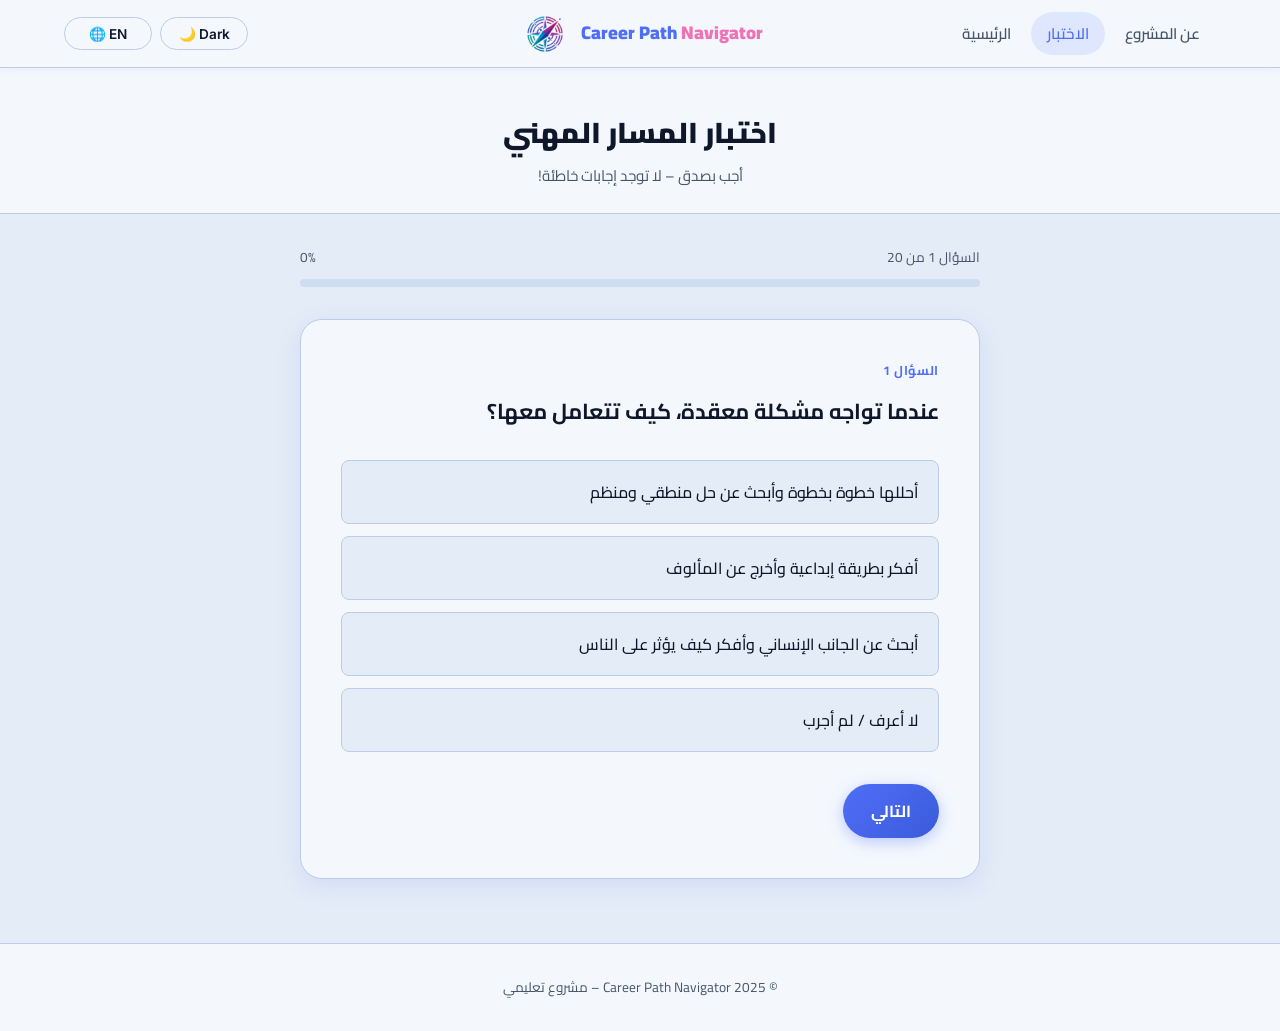
<file: career-path-navigator-v28.10/assessment.html>
<!DOCTYPE html>
<html lang="ar" dir="rtl">
<head>
    <!-- ═══════════════════════════════════════════════════════
         إعدادات الـ META والصفحة (META & PAGE SETUP)
    ═══════════════════════════════════════════════════════════ -->
    <meta charset="UTF-8">
    <meta name="viewport" content="width=device-width, initial-scale=1.0">
    <meta name="description" content="Career Path Navigator – اختبار تحديد المسار المهني">
    <title>Career Path Navigator | الاختبار</title>
    <!-- ملف الـ CSS الأساسي (Main stylesheet) – بيشمل كل التنسيقات المشتركة والمتغيرات والوضع الليلي -->
    <link rel="stylesheet" href="css/style.css">
</head>
<body>

    <!-- ═══════════════════════════════════════════════════════════════
         الشريط العلوي (NAVBAR)
         التقسيمة (Layout): [زراير التحكم (شمال)] ── [الشعار (في النص)] ── [روابط التنقل (يمين)]
         ترتيب الروابط: الرئيسية (Home) → الاختبار (Assessment) → عن الموقع (About)
         كلاس .active بيميز الصفحة الحالية.
    ═══════════════════════════════════════════════════════════════════ -->
    <nav class="navbar">
        <!-- زراير اللغة والوضع الليلي (Language & Theme buttons - LEFT side) -->
        <div class="nav-controls">
            <!-- بيبدل بين عربي وإنجليزي (AR ↔ EN) والمنطق بتاعه في js/main.js -->
            <button id="langToggle" class="ctrl-btn">🌐 EN</button>
            <!-- بيبدل بين الوضع الفاتح والليلي (Light ↔ Dark mode) والمنطق فـ js/theme.js -->
            <button id="themeToggle" class="ctrl-btn">🌙 Dark</button>
        </div>

        <!-- القائمة الجانبية للموبايل (Hamburger button – visible on mobile only) -->
        <button class="hamburger" id="hamburger" aria-label="Toggle menu">
            <span></span>
            <span></span>
            <span></span>
        </button>

        <!-- اسم الموقع، متسنتر عن طريق الـ CSS absolute positioning -->
        <div class="logo"><img src="assets/images/new_image_3.png" alt="Logo" style="width: 56px; height: 56px; border-radius: 50%; object-fit: cover; display: inline-block; vertical-align: middle; margin-inline-end: 8px;">Career Path <span>Navigator</span></div>

        <!-- روابط التنقل (Nav links - RIGHT side): الرئيسية → الاختبار (هو الصفحة الحالية) → عن الموقع -->
        <ul class="nav-links">
            <li><a href="home.html" data-i18n="nav_home">الرئيسية</a></li>
            <!-- كلاس .active بيوضح إن دي الصفحة المفتوحة حالياً -->
            <li><a href="assessment.html" class="active" data-i18n="nav_assessment">الاختبار</a></li>
            <li><a href="about.html" data-i18n="nav_about">عن المشروع</a></li>
        </ul>
    </nav>

    <!-- ═══════════════════════════════════════════════════════════════
         رأس الصفحة (PAGE HEADER)
         العنوان والوصف الفرعي فوق منطقة الاختبار.
    ═══════════════════════════════════════════════════════════════════ -->
    <div class="page-header">
        <h1 id="assessmentTitle" data-i18n="assessment_title">اختبار المسار المهني</h1>
        <p id="assessmentSub" data-i18n="assessment_subtext">أجب بصدق – لا توجد إجابات خاطئة!</p>
    </div>

    <!-- ═══════════════════════════════════════════════════════════════
         حاوية الاختبار (QUIZ WRAPPER)
         بتضم شريط التقدم (Progress bar) وكارت السؤال.
         كل المحتوى الديناميكي (أسئلة، خيارات) بيتم حقنه هنا عن طريق ملف quiz.js.
    ═══════════════════════════════════════════════════════════════════ -->
    <div class="assessment-wrapper">

        <!-- شريط التقدم: بيتحدث عن طريق quiz.js كل ما اليوزر يجاوب -->
        <div class="progress-info">
            <!-- النصوص دي بتتحدث لايف (live updates) عن طريق quiz.js -->
            <span id="progressText">السؤال 1 من 12</span>
            <span id="progressPercent">0%</span>
        </div>
        <div class="progress-track">
            <!-- عرض الشريط (width in %) بيتحدد من الـ JS -->
            <div class="progress-fill" id="progressFill"></div>
        </div>

        <!-- ══ كارت الاختبار (QUIZ CARD) ══════════════════════════════════════
             الكارت الأساسي للسؤال. ملف الـ quiz.js بيملى الكارت بـ:
             • رقم السؤال أو البادج (مثال: "السؤال 1")
             • نص السؤال نفسه
             • زراير الخيارات (الإجابات)
             • زراير التنقل (السابق / التالي)
        ════════════════════════════════════════════════════════════════ -->
        <div class="quiz-card">

            <!-- بادج السؤال (Question label) مثلاً "السؤال 1" – الـ JS بيحدثها -->
            <div class="question-label" id="questionLabel">السؤال 1</div>

            <!-- نص السؤال (Question text) – بيتملي ديناميك بالـ JS -->
            <h2 class="question-text" id="questionText">جار التحميل...</h2>

            <!-- خيارات الإجابات (Answer options) – الـ JS بيحقن أزرار <button> هنا -->
            <div class="options-list" id="optionsContainer">
                <!-- quiz.js هيمسح الكومنت ده ويبني الزراير مكانه -->
            </div>

            <!-- ── زراير التنقل (Navigation Buttons) ────────────────────────────── -->
            <div class="quiz-nav">
                <!-- زرار التالي / الإرسال – بيتحول لكلمة "عرض النتائج (Show Results)" في آخر سؤال -->
                <button id="nextBtn" class="btn btn-primary" data-i18n="next_btn">التالي →</button>

                <!-- فراغ (Spacer): بيزق زرار التالي للناحية التانية لما بيكون زرار السابق مخفي -->
                <div></div>

                <!-- زرار السابق (Previous button) – بيكون مخفي في أول سؤال (display:none) -->
                <button id="prevBtn" class="btn btn-secondary" style="display:none;" data-i18n="prev_btn">السابق</button>
            </div>

        </div>
        <!-- End quiz-card -->

    </div>
    <!-- End assessment-wrapper -->

    <!-- ═══ الفوتر (FOOTER) ════════════════════════════════════════════ -->
    <footer class="site-footer">
        <p data-i18n="footer_text">© 2025 Career Path Navigator – مشروع تعليمي</p>
    </footer>

    <!-- ترتيب استدعاء ملفات الجافاسكريبت (Scripts load order):
         1. theme.js   – بيطبق الوضع الفاتح/الليلي (عشان نمنع الوميض).
         2. main.js    – بيطبق اللغة المحفوظة وبيظبط النصوص (data-i18n).
         3. quiz.js    – بيحمّل الأسئلة وبيشغل منطق الاختبار كله. -->
    <script src="js/theme.js"></script>
    <script src="js/main.js"></script>
    <script src="js/quiz.js"></script>

</body>
</html>
</file>
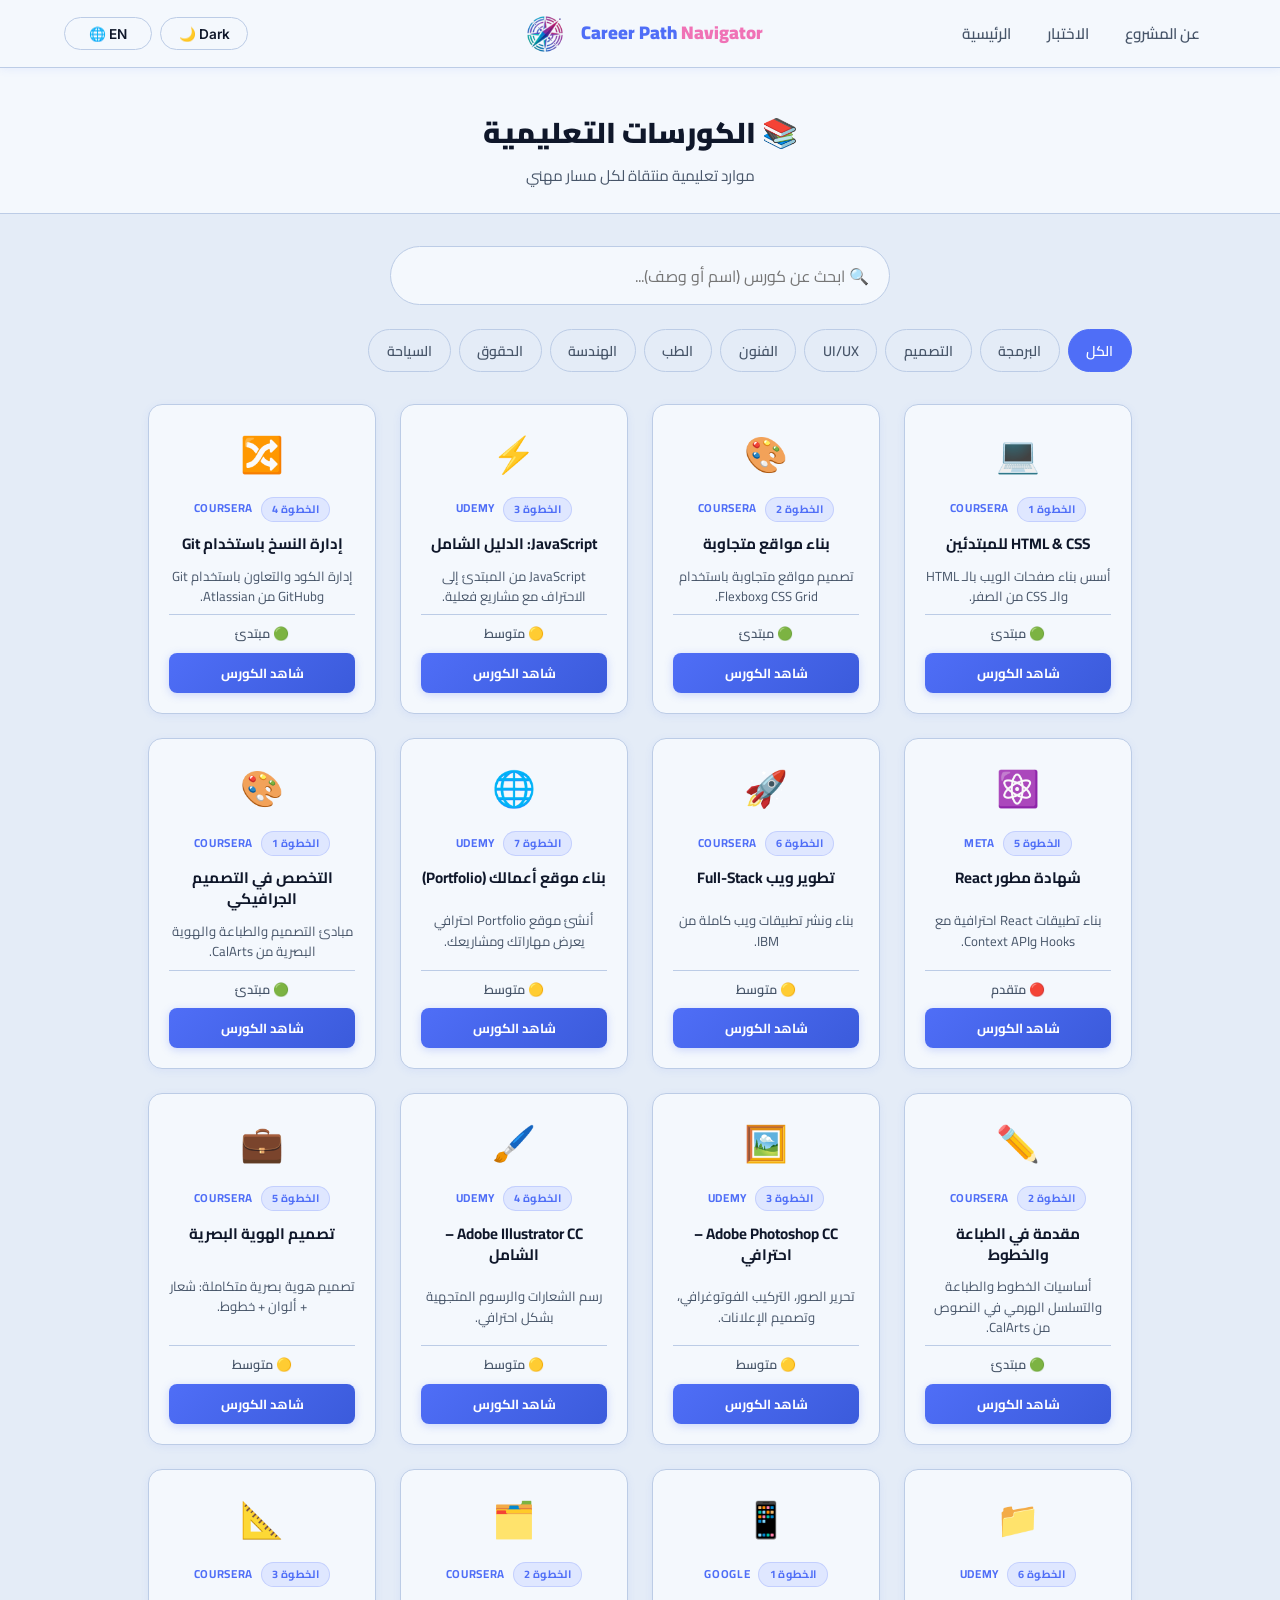
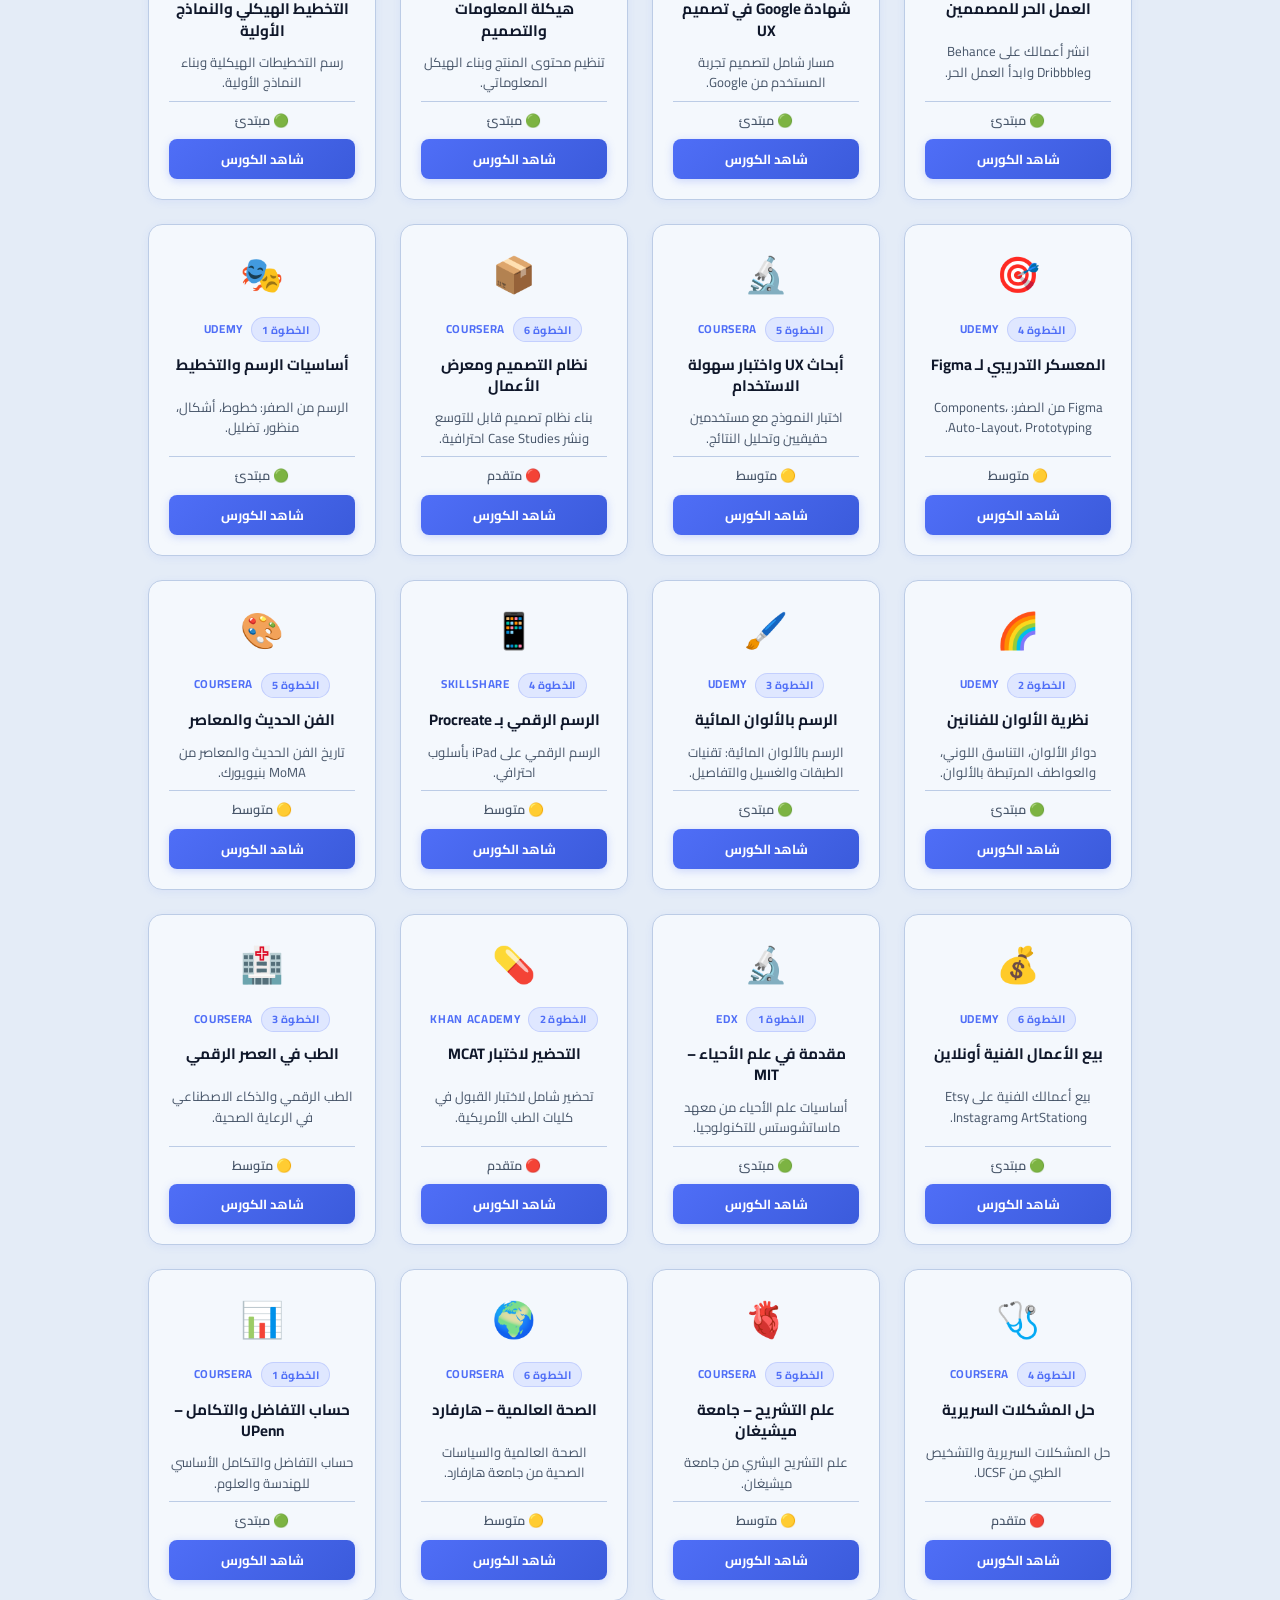
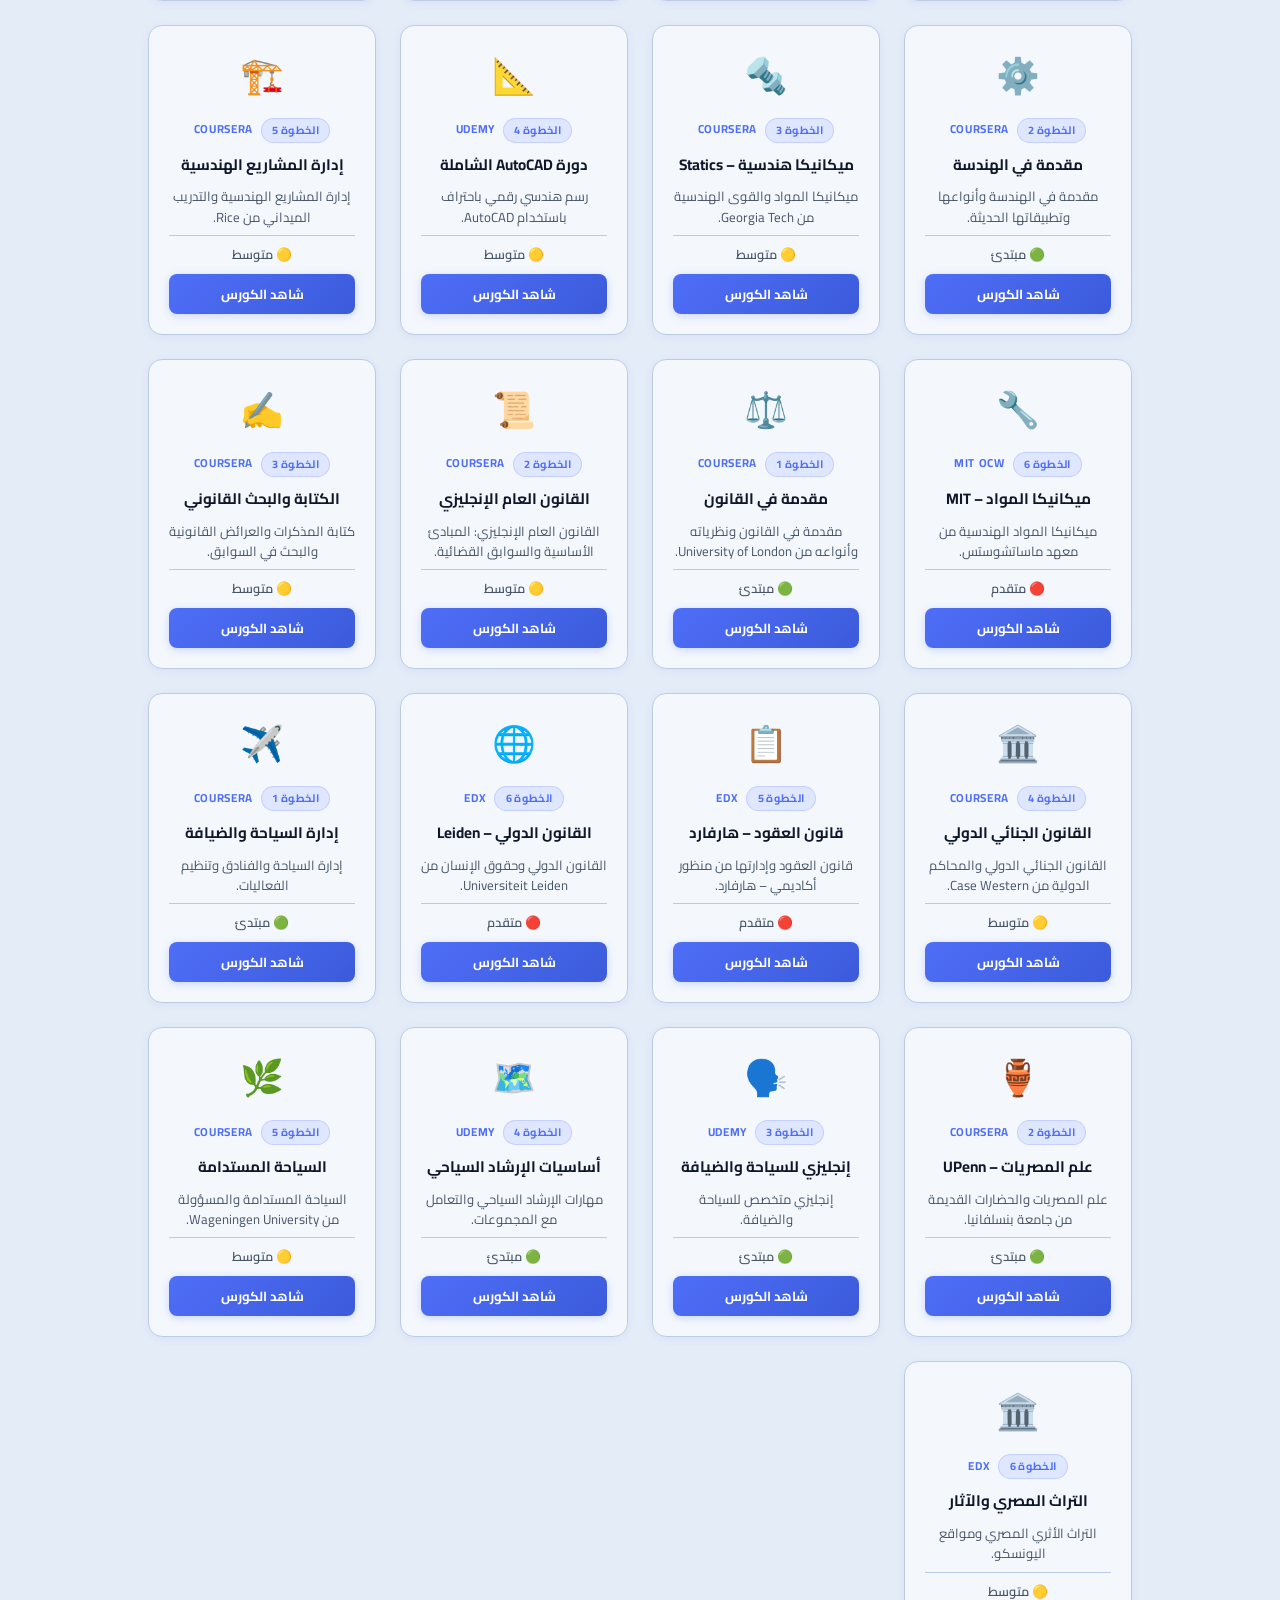
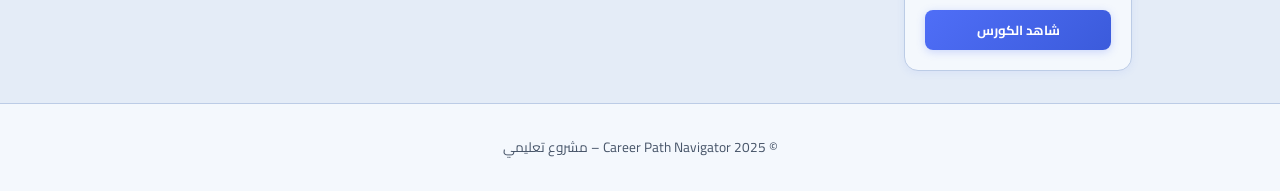
<file: career-path-navigator-v28.10/courses.html>
<!DOCTYPE html>

<html dir="rtl" lang="ar">
<head>
<!-- ═══════════════════════════════════════════════════════
         إعدادات الـ META والصفحة (META & PAGE SETUP)
    ═══════════════════════════════════════════════════════════ -->
<meta charset="utf-8"/>
<meta content="width=device-width, initial-scale=1.0" name="viewport"/>
<meta content="Career Path Navigator – كورسات وموارد تعليمية لجميع المسارات المهنية" name="description"/>
<title data-i18n="page_title_courses">Career Path Navigator | الكورسات</title>
<link href="css/style.css" rel="stylesheet"/>
</head>
<body>
<!-- ═══════════════════════════════════════════════════════════════
         الشريط العلوي (NAVBAR)
         التقسيمة (Layout): [زراير التحكم (شمال)] ── [الشعار (في النص)] ── [روابط التنقل (يمين)]
         ترتيب الروابط: الرئيسية (Home) → الاختبار (Assessment) → عن الموقع (About)
    ═══════════════════════════════════════════════════════════════════ -->
<nav class="navbar">
<!-- Language & Theme buttons (left side) -->
<div class="nav-controls">
<button class="ctrl-btn" id="langToggle">🌐 EN</button>
<button class="ctrl-btn" id="themeToggle">🌙 Dark</button>
</div>
<!-- Hamburger button – visible on mobile only -->
<button aria-label="Toggle menu" class="hamburger" id="hamburger">
<span></span>
<span></span>
<span></span>
</button>
<!-- Website name, centered via CSS position:absolute -->
<div class="logo"><img src="assets/images/new_image_3.png" alt="Logo" style="width: 56px; height: 56px; border-radius: 50%; object-fit: cover; display: inline-block; vertical-align: middle; margin-inline-end: 8px;">Career Path <span>Navigator</span></div>
<!-- Nav links (right side): Home → Assessment → About -->
<ul class="nav-links">
<li><a data-i18n="nav_home" href="home.html">الرئيسية</a></li>
<li><a data-i18n="nav_assessment" href="assessment.html">الاختبار</a></li>
<li><a data-i18n="nav_about" href="about.html">عن المشروع</a></li>
</ul>
</nav>
<!-- ═══════════════════════════════════════════════════════════════
         رأس الصفحة (PAGE HEADER)
    ═══════════════════════════════════════════════════════════════════ -->
<div class="page-header">
<h1 data-i18n="courses_title">📚 الكورسات التعليمية</h1>
<p data-i18n="courses_sub">موارد تعليمية منتقاة لكل مسار مهني</p>
</div>
<div class="container container-80">
<!-- ═══════════════════════════════════════════════════════════
             شريط البحث الذكي (SMART SEARCH BAR)
        ════════════════════════════════════════════════════════════════ -->
<div class="search-container">
    <input type="text" id="courseSearch" placeholder="🔍 ابحث عن كورس (اسم أو وصف)..." autocomplete="off" />
</div>
<!-- ═══════════════════════════════════════════════════════════
             أزرار فلترة الكورسات (FILTER BUTTONS)
             زرار واحد لكل مجال مهني.
             لما تدوس على زرار، هيظهر الكورسات التابعة للمجال ده بس.
             زرار "الكل" (All) بيعرض كل الكورسات مرة واحدة.
             قيمة الـ data-filter لازم تطابق الـ data-cat بتاع بطاقة الكورس.
        ════════════════════════════════════════════════════════════════ -->
<div class="filter-bar">
<!-- زر "الكل" يعرض جميع الكورسات (All filter button shows all courses) -->
<button class="filter-btn active" data-filter="all" data-i18n="all_filter">الكل</button>
<button class="filter-btn" data-filter="programming" data-i18n="tab_programming">البرمجة</button>
<button class="filter-btn" data-filter="design" data-i18n="tab_design">التصميم</button>
<button class="filter-btn" data-filter="uiux" data-i18n="tab_uiux">UI/UX</button>
<button class="filter-btn" data-filter="finearts" data-i18n="tab_finearts">الفنون</button>
<button class="filter-btn" data-filter="medicine" data-i18n="tab_medicine">الطب</button>
<button class="filter-btn" data-filter="engineering" data-i18n="tab_engineering">الهندسة</button>
<button class="filter-btn" data-filter="law" data-i18n="tab_law">الحقوق</button>
<button class="filter-btn" data-filter="tourism" data-i18n="tab_tourism">السياحة</button>
</div>
<!-- ═══════════════════════════════════════════════════════════
             شبكة بطاقات الكورسات (COURSE CARDS GRID) – 24 بطاقة
             كل بطاقة بتحتوي على:
               data-cat = المجال المهني التابع ليه (الـ JS بيستخدمه في الفلترة)
             كود الفلترة بيعرض/يخفي البطاقات بمقارنة الـ data-cat ده 
             بالـ data-filter بتاع الزرار النشط دلوقتي.

             مستويات الكورسات (COURSE LEVELS) بتستخدم data-level-key عشان 
             دالة applyLanguage() في main.js تترجمها من غير الاعتماد على مطابقة النصوص.

             ┌─────────────────────────────────────────────────────────┐
             │ هيكلة البطاقة (CARD STRUCTURE):                         │
             │  .course-card[data-cat="..."]                           │
             │    .course-icon        → أيقونة تعبيرية (emoji icon)    │
             │    .course-platform    → شارة المنصة (Coursera / Udemy) │
             │    h3                  → اسم الكورس (course name)       │
             │    .course-desc        → وصف قصير (short description)   │
             │    .course-footer                                       │
             │      .course-level     → مستوى (beginner/inter/adv)     │
             │      .course-lang      → علم اللغة (language flag emoji)│
             └─────────────────────────────────────────────────────────┘
        ════════════════════════════════════════════════════════════════ -->
<div class="courses-grid" id="coursesGrid">
<!-- ── PROGRAMMING COURSES (data-cat="programming") ────── -->
<div class="course-card" data-cat="programming" data-step="1">
<div class="course-icon">💻</div>
<div class="course-meta-row">
<span class="course-step-badge" data-step-num="1">الخطوة 1</span>
<span class="course-platform">Coursera</span>
</div>
<h3 data-i18n="crs_programming_1_title">HTML &amp; CSS for Beginners</h3>
<p class="course-desc" data-i18n="crs_programming_1_desc">أسس بناء صفحات الويب بالـ HTML والـ CSS من الصفر.</p>
<div class="course-footer">
<span class="course-level" data-level-key="beginner">🟢 مبتدئ</span>
</div>
<a class="course-link" href="https://www.coursera.org/learn/html-css-javascript-for-web-developers" target="_blank" rel="noopener" data-i18n="watch_btn">شاهد الكورس</a>
</div>
<div class="course-card" data-cat="programming" data-step="2">
<div class="course-icon">🎨</div>
<div class="course-meta-row">
<span class="course-step-badge" data-step-num="2">الخطوة 2</span>
<span class="course-platform">Coursera</span>
</div>
<h3 data-i18n="crs_programming_2_title">Build Responsive Websites</h3>
<p class="course-desc" data-i18n="crs_programming_2_desc">تصميم مواقع متجاوبة باستخدام CSS Grid وFlexbox.</p>
<div class="course-footer">
<span class="course-level" data-level-key="beginner">🟢 مبتدئ</span>
</div>
<a class="course-link" href="https://www.coursera.org/learn/responsivedesign" target="_blank" rel="noopener" data-i18n="watch_btn">شاهد الكورس</a>
</div>
<div class="course-card" data-cat="programming" data-step="3">
<div class="course-icon">⚡</div>
<div class="course-meta-row">
<span class="course-step-badge" data-step-num="3">الخطوة 3</span>
<span class="course-platform">Udemy</span>
</div>
<h3 data-i18n="crs_programming_3_title">JavaScript: The Complete Guide</h3>
<p class="course-desc" data-i18n="crs_programming_3_desc">JavaScript من المبتدئ إلى الاحتراف مع مشاريع فعلية.</p>
<div class="course-footer">
<span class="course-level" data-level-key="intermediate">🟡 متوسط</span>
</div>
<a class="course-link" href="https://www.udemy.com/course/the-complete-javascript-course/" target="_blank" rel="noopener" data-i18n="watch_btn">شاهد الكورس</a>
</div>
<div class="course-card" data-cat="programming" data-step="4">
<div class="course-icon">🔀</div>
<div class="course-meta-row">
<span class="course-step-badge" data-step-num="4">الخطوة 4</span>
<span class="course-platform">Coursera</span>
</div>
<h3 data-i18n="crs_programming_4_title">Version Control with Git</h3>
<p class="course-desc" data-i18n="crs_programming_4_desc">إدارة الكود والتعاون باستخدام Git وGitHub من Atlassian.</p>
<div class="course-footer">
<span class="course-level" data-level-key="beginner">🟢 مبتدئ</span>
</div>
<a class="course-link" href="https://www.coursera.org/learn/version-control-with-git" target="_blank" rel="noopener" data-i18n="watch_btn">شاهد الكورس</a>
</div>
<div class="course-card" data-cat="programming" data-step="5">
<div class="course-icon">⚛️</div>
<div class="course-meta-row">
<span class="course-step-badge" data-step-num="5">الخطوة 5</span>
<span class="course-platform">Meta</span>
</div>
<h3 data-i18n="crs_programming_5_title">React Developer Certificate</h3>
<p class="course-desc" data-i18n="crs_programming_5_desc">بناء تطبيقات React احترافية مع Hooks وContext API.</p>
<div class="course-footer">
<span class="course-level" data-level-key="advanced">🔴 متقدم</span>
</div>
<a class="course-link" href="https://www.coursera.org/professional-certificates/meta-front-end-developer" target="_blank" rel="noopener" data-i18n="watch_btn">شاهد الكورس</a>
</div>
<div class="course-card" data-cat="programming" data-step="6">
<div class="course-icon">🚀</div>
<div class="course-meta-row">
<span class="course-step-badge" data-step-num="6">الخطوة 6</span>
<span class="course-platform">Coursera</span>
</div>
<h3 data-i18n="crs_programming_6_title">Full-Stack Web Development</h3>
<p class="course-desc" data-i18n="crs_programming_6_desc">بناء ونشر تطبيقات ويب كاملة من IBM.</p>
<div class="course-footer">
<span class="course-level" data-level-key="intermediate">🟡 متوسط</span>
</div>
<a class="course-link" href="https://www.coursera.org/professional-certificates/ibm-full-stack-cloud-developer" target="_blank" rel="noopener" data-i18n="watch_btn">شاهد الكورس</a>
</div>
<div class="course-card" data-cat="programming" data-step="7">
<div class="course-icon">🌐</div>
<div class="course-meta-row">
<span class="course-step-badge" data-step-num="7">الخطوة 7</span>
<span class="course-platform">Udemy</span>
</div>
<h3 data-i18n="crs_programming_7_title">Build Your Developer Portfolio</h3>
<p class="course-desc" data-i18n="crs_programming_7_desc">أنشئ موقع Portfolio احترافي يعرض مهاراتك ومشاريعك.</p>
<div class="course-footer">
<span class="course-level" data-level-key="intermediate">🟡 متوسط</span>
</div>
<a class="course-link" href="https://www.udemy.com/course/portfolio-website/" target="_blank" rel="noopener" data-i18n="watch_btn">شاهد الكورس</a>
</div>
<!-- ── GRAPHIC DESIGN COURSES (data-cat="design") ─────── -->
<div class="course-card" data-cat="design" data-step="1">
<div class="course-icon">🎨</div>
<div class="course-meta-row">
<span class="course-step-badge" data-step-num="1">الخطوة 1</span>
<span class="course-platform">Coursera</span>
</div>
<h3 data-i18n="crs_design_1_title">Graphic Design Specialization</h3>
<p class="course-desc" data-i18n="crs_design_1_desc">مبادئ التصميم والطباعة والهوية البصرية من CalArts.</p>
<div class="course-footer">
<span class="course-level" data-level-key="beginner">🟢 مبتدئ</span>
</div>
<a class="course-link" href="https://www.coursera.org/specializations/graphic-design" target="_blank" rel="noopener" data-i18n="watch_btn">شاهد الكورس</a>
</div>
<div class="course-card" data-cat="design" data-step="2">
<div class="course-icon">✏️</div>
<div class="course-meta-row">
<span class="course-step-badge" data-step-num="2">الخطوة 2</span>
<span class="course-platform">Coursera</span>
</div>
<h3 data-i18n="crs_design_2_title">Introduction to Typography</h3>
<p class="course-desc" data-i18n="crs_design_2_desc">أساسيات الخطوط والطباعة والتسلسل الهرمي في النصوص من CalArts.</p>
<div class="course-footer">
<span class="course-level" data-level-key="beginner">🟢 مبتدئ</span>
</div>
<a class="course-link" href="https://www.coursera.org/learn/typography" target="_blank" rel="noopener" data-i18n="watch_btn">شاهد الكورس</a>
</div>
<div class="course-card" data-cat="design" data-step="3">
<div class="course-icon">🖼️</div>
<div class="course-meta-row">
<span class="course-step-badge" data-step-num="3">الخطوة 3</span>
<span class="course-platform">Udemy</span>
</div>
<h3 data-i18n="crs_design_3_title">Adobe Photoshop CC – Masterclass</h3>
<p class="course-desc" data-i18n="crs_design_3_desc">تحرير الصور، التركيب الفوتوغرافي، وتصميم الإعلانات.</p>
<div class="course-footer">
<span class="course-level" data-level-key="intermediate">🟡 متوسط</span>
</div>
<a class="course-link" href="https://www.udemy.com/course/photoshop-masterclass/" target="_blank" rel="noopener" data-i18n="watch_btn">شاهد الكورس</a>
</div>
<div class="course-card" data-cat="design" data-step="4">
<div class="course-icon">🖌️</div>
<div class="course-meta-row">
<span class="course-step-badge" data-step-num="4">الخطوة 4</span>
<span class="course-platform">Udemy</span>
</div>
<h3 data-i18n="crs_design_4_title">Adobe Illustrator CC – Complete</h3>
<p class="course-desc" data-i18n="crs_design_4_desc">رسم الشعارات والرسوم المتجهية بشكل احترافي.</p>
<div class="course-footer">
<span class="course-level" data-level-key="intermediate">🟡 متوسط</span>
</div>
<a class="course-link" href="https://www.udemy.com/course/illustrator-cc-masterclass/" target="_blank" rel="noopener" data-i18n="watch_btn">شاهد الكورس</a>
</div>
<div class="course-card" data-cat="design" data-step="5">
<div class="course-icon">💼</div>
<div class="course-meta-row">
<span class="course-step-badge" data-step-num="5">الخطوة 5</span>
<span class="course-platform">Coursera</span>
</div>
<h3 data-i18n="crs_design_5_title">Brand Identity Design</h3>
<p class="course-desc" data-i18n="crs_design_5_desc">تصميم هوية بصرية متكاملة: شعار + ألوان + خطوط.</p>
<div class="course-footer">
<span class="course-level" data-level-key="intermediate">🟡 متوسط</span>
</div>
<a class="course-link" href="https://www.coursera.org/learn/brand-identity-strategy" target="_blank" rel="noopener" data-i18n="watch_btn">شاهد الكورس</a>
</div>
<div class="course-card" data-cat="design" data-step="6">
<div class="course-icon">📁</div>
<div class="course-meta-row">
<span class="course-step-badge" data-step-num="6">الخطوة 6</span>
<span class="course-platform">Udemy</span>
</div>
<h3 data-i18n="crs_design_6_title">Freelancing for Designers</h3>
<p class="course-desc" data-i18n="crs_design_6_desc">انشر أعمالك على Behance وDribbble وابدأ العمل الحر.</p>
<div class="course-footer">
<span class="course-level" data-level-key="beginner">🟢 مبتدئ</span>
</div>
<a class="course-link" href="https://www.udemy.com/course/freelance-graphic-design-masterclass/" target="_blank" rel="noopener" data-i18n="watch_btn">شاهد الكورس</a>
</div>
<!-- ── UI/UX COURSES (data-cat="uiux") ──────────────── -->
<div class="course-card" data-cat="uiux" data-step="1">
<div class="course-icon">📱</div>
<div class="course-meta-row">
<span class="course-step-badge" data-step-num="1">الخطوة 1</span>
<span class="course-platform">Google</span>
</div>
<h3 data-i18n="crs_uiux_1_title">Google UX Design Certificate</h3>
<p class="course-desc" data-i18n="crs_uiux_1_desc">مسار شامل لتصميم تجربة المستخدم من Google.</p>
<div class="course-footer">
<span class="course-level" data-level-key="beginner">🟢 مبتدئ</span>
</div>
<a class="course-link" href="https://www.coursera.org/professional-certificates/google-ux-design" target="_blank" rel="noopener" data-i18n="watch_btn">شاهد الكورس</a>
</div>
<div class="course-card" data-cat="uiux" data-step="2">
<div class="course-icon">🗂️</div>
<div class="course-meta-row">
<span class="course-step-badge" data-step-num="2">الخطوة 2</span>
<span class="course-platform">Coursera</span>
</div>
<h3 data-i18n="crs_uiux_2_title">Information Architecture &amp; Design</h3>
<p class="course-desc" data-i18n="crs_uiux_2_desc">تنظيم محتوى المنتج وبناء الهيكل المعلوماتي.</p>
<div class="course-footer">
<span class="course-level" data-level-key="beginner">🟢 مبتدئ</span>
</div>
<a class="course-link" href="https://www.coursera.org/learn/visual-perception" target="_blank" rel="noopener" data-i18n="watch_btn">شاهد الكورس</a>
</div>
<div class="course-card" data-cat="uiux" data-step="3">
<div class="course-icon">📐</div>
<div class="course-meta-row">
<span class="course-step-badge" data-step-num="3">الخطوة 3</span>
<span class="course-platform">Coursera</span>
</div>
<h3 data-i18n="crs_uiux_3_title">Wireframing &amp; Prototyping</h3>
<p class="course-desc" data-i18n="crs_uiux_3_desc">رسم التخطيطات الهيكلية وبناء النماذج الأولية.</p>
<div class="course-footer">
<span class="course-level" data-level-key="beginner">🟢 مبتدئ</span>
</div>
<a class="course-link" href="https://www.coursera.org/learn/high-fidelity-designs-prototype" target="_blank" rel="noopener" data-i18n="watch_btn">شاهد الكورس</a>
</div>
<div class="course-card" data-cat="uiux" data-step="4">
<div class="course-icon">🎯</div>
<div class="course-meta-row">
<span class="course-step-badge" data-step-num="4">الخطوة 4</span>
<span class="course-platform">Udemy</span>
</div>
<h3 data-i18n="crs_uiux_4_title">Figma UI Design Bootcamp</h3>
<p class="course-desc" data-i18n="crs_uiux_4_desc">Figma من الصفر: Components، Auto-Layout، Prototyping.</p>
<div class="course-footer">
<span class="course-level" data-level-key="intermediate">🟡 متوسط</span>
</div>
<a class="course-link" href="https://www.udemy.com/course/figma-ux-ui-design-user-experience-tutorial-course/" target="_blank" rel="noopener" data-i18n="watch_btn">شاهد الكورس</a>
</div>
<div class="course-card" data-cat="uiux" data-step="5">
<div class="course-icon">🔬</div>
<div class="course-meta-row">
<span class="course-step-badge" data-step-num="5">الخطوة 5</span>
<span class="course-platform">Coursera</span>
</div>
<h3 data-i18n="crs_uiux_5_title">UX Research &amp; Usability Testing</h3>
<p class="course-desc" data-i18n="crs_uiux_5_desc">اختبار النموذج مع مستخدمين حقيقيين وتحليل النتائج.</p>
<div class="course-footer">
<span class="course-level" data-level-key="intermediate">🟡 متوسط</span>
</div>
<a class="course-link" href="https://www.coursera.org/learn/conduct-ux-research" target="_blank" rel="noopener" data-i18n="watch_btn">شاهد الكورس</a>
</div>
<div class="course-card" data-cat="uiux" data-step="6">
<div class="course-icon">📦</div>
<div class="course-meta-row">
<span class="course-step-badge" data-step-num="6">الخطوة 6</span>
<span class="course-platform">Coursera</span>
</div>
<h3 data-i18n="crs_uiux_6_title">Design Systems &amp; Portfolio</h3>
<p class="course-desc" data-i18n="crs_uiux_6_desc">بناء نظام تصميم قابل للتوسع ونشر Case Studies احترافية.</p>
<div class="course-footer">
<span class="course-level" data-level-key="advanced">🔴 متقدم</span>
</div>
<a class="course-link" href="https://www.coursera.org/learn/high-fidelity-designs-prototypes-figma" target="_blank" rel="noopener" data-i18n="watch_btn">شاهد الكورس</a>
</div>
<!-- ── FINE ARTS COURSES (data-cat="finearts") ───────── -->
<div class="course-card" data-cat="finearts" data-step="1">
<div class="course-icon">🎭</div>
<div class="course-meta-row"><span class="course-step-badge" data-step-num="1">الخطوة 1</span><span class="course-platform">Udemy</span></div>
<h3 data-i18n="crs_finearts_1_title">Drawing &amp; Sketching Fundamentals</h3>
<p class="course-desc" data-i18n="crs_finearts_1_desc">الرسم من الصفر: خطوط، أشكال، منظور، تضليل.</p>
<div class="course-footer"><span class="course-level" data-level-key="beginner">🟢 مبتدئ</span></div>
<a class="course-link" href="https://www.udemy.com/course/the-ultimate-drawing-course/" target="_blank" rel="noopener" data-i18n="watch_btn">شاهد الكورس</a>
</div>
<div class="course-card" data-cat="finearts" data-step="2">
<div class="course-icon">🌈</div>
<div class="course-meta-row"><span class="course-step-badge" data-step-num="2">الخطوة 2</span><span class="course-platform">Udemy</span></div>
<h3 data-i18n="crs_finearts_2_title">Color Theory for Artists</h3>
<p class="course-desc" data-i18n="crs_finearts_2_desc">دوائر الألوان، التناسق اللوني، والعواطف المرتبطة بالألوان.</p>
<div class="course-footer"><span class="course-level" data-level-key="beginner">🟢 مبتدئ</span></div>
<a class="course-link" href="https://www.udemy.com/course/color-theory-basics/" target="_blank" rel="noopener" data-i18n="watch_btn">شاهد الكورس</a>
</div>
<div class="course-card" data-cat="finearts" data-step="3">
<div class="course-icon">🖌️</div>
<div class="course-meta-row"><span class="course-step-badge" data-step-num="3">الخطوة 3</span><span class="course-platform">Udemy</span></div>
<h3 data-i18n="crs_finearts_3_title">Watercolor Painting for Beginners</h3>
<p class="course-desc" data-i18n="crs_finearts_3_desc">الرسم بالألوان المائية: تقنيات الطبقات والغسيل والتفاصيل.</p>
<div class="course-footer"><span class="course-level" data-level-key="beginner">🟢 مبتدئ</span></div>
<a class="course-link" href="https://www.udemy.com/course/watercolour-painting/" target="_blank" rel="noopener" data-i18n="watch_btn">شاهد الكورس</a>
</div>
<div class="course-card" data-cat="finearts" data-step="4">
<div class="course-icon">📱</div>
<div class="course-meta-row"><span class="course-step-badge" data-step-num="4">الخطوة 4</span><span class="course-platform">Skillshare</span></div>
<h3 data-i18n="crs_finearts_4_title">Digital Illustration with Procreate</h3>
<p class="course-desc" data-i18n="crs_finearts_4_desc">الرسم الرقمي على iPad بأسلوب احترافي.</p>
<div class="course-footer"><span class="course-level" data-level-key="intermediate">🟡 متوسط</span></div>
<a class="course-link" href="https://www.skillshare.com/en/classes/digital-illustration-procreate" target="_blank" rel="noopener" data-i18n="watch_btn">شاهد الكورس</a>
</div>
<div class="course-card" data-cat="finearts" data-step="5">
<div class="course-icon">🎨</div>
<div class="course-meta-row"><span class="course-step-badge" data-step-num="5">الخطوة 5</span><span class="course-platform">Coursera</span></div>
<h3 data-i18n="crs_finearts_5_title">Modern &amp; Contemporary Art</h3>
<p class="course-desc" data-i18n="crs_finearts_5_desc">تاريخ الفن الحديث والمعاصر من MoMA بنيويورك.</p>
<div class="course-footer"><span class="course-level" data-level-key="intermediate">🟡 متوسط</span></div>
<a class="course-link" href="https://www.coursera.org/learn/modern-art-ideas" target="_blank" rel="noopener" data-i18n="watch_btn">شاهد الكورس</a>
</div>
<div class="course-card" data-cat="finearts" data-step="6">
<div class="course-icon">💰</div>
<div class="course-meta-row"><span class="course-step-badge" data-step-num="6">الخطوة 6</span><span class="course-platform">Udemy</span></div>
<h3 data-i18n="crs_finearts_6_title">Selling Art Online – Monetize</h3>
<p class="course-desc" data-i18n="crs_finearts_6_desc">بيع أعمالك الفنية على Etsy وArtStation وInstagram.</p>
<div class="course-footer"><span class="course-level" data-level-key="beginner">🟢 مبتدئ</span></div>
<a class="course-link" href="https://www.udemy.com/course/sell-art-online/" target="_blank" rel="noopener" data-i18n="watch_btn">شاهد الكورس</a>
</div>
<!-- ── MEDICINE COURSES (data-cat="medicine") ─────────── -->
<div class="course-card" data-cat="medicine" data-step="1">
<div class="course-icon">🔬</div>
<div class="course-meta-row"><span class="course-step-badge" data-step-num="1">الخطوة 1</span><span class="course-platform">edX</span></div>
<h3 data-i18n="crs_medicine_1_title">Introduction to Biology – MIT</h3>
<p class="course-desc" data-i18n="crs_medicine_1_desc">أساسيات علم الأحياء من معهد ماساتشوستس للتكنولوجيا.</p>
<div class="course-footer"><span class="course-level" data-level-key="beginner">🟢 مبتدئ</span></div>
<a class="course-link" href="https://www.edx.org/learn/biology/massachusetts-institute-of-technology-introduction-to-biology-the-secret-of-life" target="_blank" rel="noopener" data-i18n="watch_btn">شاهد الكورس</a>
</div>
<div class="course-card" data-cat="medicine" data-step="2">
<div class="course-icon">💊</div>
<div class="course-meta-row"><span class="course-step-badge" data-step-num="2">الخطوة 2</span><span class="course-platform">Khan Academy</span></div>
<h3 data-i18n="crs_medicine_2_title">MCAT Test Preparation</h3>
<p class="course-desc" data-i18n="crs_medicine_2_desc">تحضير شامل لاختبار القبول في كليات الطب الأمريكية.</p>
<div class="course-footer"><span class="course-level" data-level-key="advanced">🔴 متقدم</span></div>
<a class="course-link" href="https://www.khanacademy.org/test-prep/mcat" target="_blank" rel="noopener" data-i18n="watch_btn">شاهد الكورس</a>
</div>
<div class="course-card" data-cat="medicine" data-step="3">
<div class="course-icon">🏥</div>
<div class="course-meta-row"><span class="course-step-badge" data-step-num="3">الخطوة 3</span><span class="course-platform">Coursera</span></div>
<h3 data-i18n="crs_medicine_3_title">Medicine in the Digital Age</h3>
<p class="course-desc" data-i18n="crs_medicine_3_desc">الطب الرقمي والذكاء الاصطناعي في الرعاية الصحية.</p>
<div class="course-footer"><span class="course-level" data-level-key="intermediate">🟡 متوسط</span></div>
<a class="course-link" href="https://www.coursera.org/learn/digital-health" target="_blank" rel="noopener" data-i18n="watch_btn">شاهد الكورس</a>
</div>
<div class="course-card" data-cat="medicine" data-step="4">
<div class="course-icon">🩺</div>
<div class="course-meta-row"><span class="course-step-badge" data-step-num="4">الخطوة 4</span><span class="course-platform">Coursera</span></div>
<h3 data-i18n="crs_medicine_4_title">Clinical Problem Solving</h3>
<p class="course-desc" data-i18n="crs_medicine_4_desc">حل المشكلات السريرية والتشخيص الطبي من UCSF.</p>
<div class="course-footer"><span class="course-level" data-level-key="advanced">🔴 متقدم</span></div>
<a class="course-link" href="https://www.coursera.org/learn/clinical-terminology" target="_blank" rel="noopener" data-i18n="watch_btn">شاهد الكورس</a>
</div>
<div class="course-card" data-cat="medicine" data-step="5">
<div class="course-icon">🫀</div>
<div class="course-meta-row"><span class="course-step-badge" data-step-num="5">الخطوة 5</span><span class="course-platform">Coursera</span></div>
<h3 data-i18n="crs_medicine_5_title">Anatomy – University of Michigan</h3>
<p class="course-desc" data-i18n="crs_medicine_5_desc">علم التشريح البشري من جامعة ميشيغان.</p>
<div class="course-footer"><span class="course-level" data-level-key="intermediate">🟡 متوسط</span></div>
<a class="course-link" href="https://www.coursera.org/specializations/anatomy" target="_blank" rel="noopener" data-i18n="watch_btn">شاهد الكورس</a>
</div>
<div class="course-card" data-cat="medicine" data-step="6">
<div class="course-icon">🌍</div>
<div class="course-meta-row"><span class="course-step-badge" data-step-num="6">الخطوة 6</span><span class="course-platform">Coursera</span></div>
<h3 data-i18n="crs_medicine_6_title">Global Health – Harvard</h3>
<p class="course-desc" data-i18n="crs_medicine_6_desc">الصحة العالمية والسياسات الصحية من جامعة هارفارد.</p>
<div class="course-footer"><span class="course-level" data-level-key="intermediate">🟡 متوسط</span></div>
<a class="course-link" href="https://www.coursera.org/specializations/global-health" target="_blank" rel="noopener" data-i18n="watch_btn">شاهد الكورس</a>
</div>
<!-- ── ENGINEERING COURSES (data-cat="engineering") ────── -->
<div class="course-card" data-cat="engineering" data-step="1">
<div class="course-icon">📊</div>
<div class="course-meta-row"><span class="course-step-badge" data-step-num="1">الخطوة 1</span><span class="course-platform">Coursera</span></div>
<h3 data-i18n="crs_engineering_1_title">Calculus – University of Pennsylvania</h3>
<p class="course-desc" data-i18n="crs_engineering_1_desc">حساب التفاضل والتكامل الأساسي للهندسة والعلوم.</p>
<div class="course-footer"><span class="course-level" data-level-key="beginner">🟢 مبتدئ</span></div>
<a class="course-link" href="https://www.coursera.org/learn/single-variable-calculus" target="_blank" rel="noopener" data-i18n="watch_btn">شاهد الكورس</a>
</div>
<div class="course-card" data-cat="engineering" data-step="2">
<div class="course-icon">⚙️</div>
<div class="course-meta-row"><span class="course-step-badge" data-step-num="2">الخطوة 2</span><span class="course-platform">Coursera</span></div>
<h3 data-i18n="crs_engineering_2_title">Introduction to Engineering</h3>
<p class="course-desc" data-i18n="crs_engineering_2_desc">مقدمة في الهندسة وأنواعها وتطبيقاتها الحديثة.</p>
<div class="course-footer"><span class="course-level" data-level-key="beginner">🟢 مبتدئ</span></div>
<a class="course-link" href="https://www.coursera.org/learn/mechanics-1" target="_blank" rel="noopener" data-i18n="watch_btn">شاهد الكورس</a>
</div>
<div class="course-card" data-cat="engineering" data-step="3">
<div class="course-icon">🔩</div>
<div class="course-meta-row"><span class="course-step-badge" data-step-num="3">الخطوة 3</span><span class="course-platform">Coursera</span></div>
<h3 data-i18n="crs_engineering_3_title">Engineering Mechanics – Statics</h3>
<p class="course-desc" data-i18n="crs_engineering_3_desc">ميكانيكا المواد والقوى الهندسية من Georgia Tech.</p>
<div class="course-footer"><span class="course-level" data-level-key="intermediate">🟡 متوسط</span></div>
<a class="course-link" href="https://www.coursera.org/learn/engineering-mechanics-statics" target="_blank" rel="noopener" data-i18n="watch_btn">شاهد الكورس</a>
</div>
<div class="course-card" data-cat="engineering" data-step="4">
<div class="course-icon">📐</div>
<div class="course-meta-row"><span class="course-step-badge" data-step-num="4">الخطوة 4</span><span class="course-platform">Udemy</span></div>
<h3 data-i18n="crs_engineering_4_title">AutoCAD Complete Course</h3>
<p class="course-desc" data-i18n="crs_engineering_4_desc">رسم هندسي رقمي باحتراف باستخدام AutoCAD.</p>
<div class="course-footer"><span class="course-level" data-level-key="intermediate">🟡 متوسط</span></div>
<a class="course-link" href="https://www.udemy.com/course/autocad-2d-and-3d-practice-drawings/" target="_blank" rel="noopener" data-i18n="watch_btn">شاهد الكورس</a>
</div>
<div class="course-card" data-cat="engineering" data-step="5">
<div class="course-icon">🏗️</div>
<div class="course-meta-row"><span class="course-step-badge" data-step-num="5">الخطوة 5</span><span class="course-platform">Coursera</span></div>
<h3 data-i18n="crs_engineering_5_title">Engineering Project Management</h3>
<p class="course-desc" data-i18n="crs_engineering_5_desc">إدارة المشاريع الهندسية والتدريب الميداني من Rice.</p>
<div class="course-footer"><span class="course-level" data-level-key="intermediate">🟡 متوسط</span></div>
<a class="course-link" href="https://www.coursera.org/specializations/project-management" target="_blank" rel="noopener" data-i18n="watch_btn">شاهد الكورس</a>
</div>
<div class="course-card" data-cat="engineering" data-step="6">
<div class="course-icon">🔧</div>
<div class="course-meta-row"><span class="course-step-badge" data-step-num="6">الخطوة 6</span><span class="course-platform">MIT OCW</span></div>
<h3 data-i18n="crs_engineering_6_title">Mechanics of Materials – MIT</h3>
<p class="course-desc" data-i18n="crs_engineering_6_desc">ميكانيكا المواد الهندسية من معهد ماساتشوستس.</p>
<div class="course-footer"><span class="course-level" data-level-key="advanced">🔴 متقدم</span></div>
<a class="course-link" href="https://ocw.mit.edu/courses/2-001-mechanics-materials-i-fall-2006/" target="_blank" rel="noopener" data-i18n="watch_btn">شاهد الكورس</a>
</div>
<!-- ── LAW COURSES (data-cat="law") ──────────────────── -->
<div class="course-card" data-cat="law" data-step="1">
<div class="course-icon">⚖️</div>
<div class="course-meta-row"><span class="course-step-badge" data-step-num="1">الخطوة 1</span><span class="course-platform">Coursera</span></div>
<h3 data-i18n="crs_law_1_title">Introduction to Law</h3>
<p class="course-desc" data-i18n="crs_law_1_desc">مقدمة في القانون ونظرياته وأنواعه من University of London.</p>
<div class="course-footer"><span class="course-level" data-level-key="beginner">🟢 مبتدئ</span></div>
<a class="course-link" href="https://www.coursera.org/learn/law-student" target="_blank" rel="noopener" data-i18n="watch_btn">شاهد الكورس</a>
</div>
<div class="course-card" data-cat="law" data-step="2">
<div class="course-icon">📜</div>
<div class="course-meta-row"><span class="course-step-badge" data-step-num="2">الخطوة 2</span><span class="course-platform">Coursera</span></div>
<h3 data-i18n="crs_law_2_title">English Common Law</h3>
<p class="course-desc" data-i18n="crs_law_2_desc">القانون العام الإنجليزي: المبادئ الأساسية والسوابق القضائية.</p>
<div class="course-footer"><span class="course-level" data-level-key="intermediate">🟡 متوسط</span></div>
<a class="course-link" href="https://www.coursera.org/learn/common-law" target="_blank" rel="noopener" data-i18n="watch_btn">شاهد الكورس</a>
</div>
<div class="course-card" data-cat="law" data-step="3">
<div class="course-icon">✍️</div>
<div class="course-meta-row"><span class="course-step-badge" data-step-num="3">الخطوة 3</span><span class="course-platform">Coursera</span></div>
<h3 data-i18n="crs_law_3_title">Legal Writing &amp; Research</h3>
<p class="course-desc" data-i18n="crs_law_3_desc">كتابة المذكرات والعرائض القانونية والبحث في السوابق.</p>
<div class="course-footer"><span class="course-level" data-level-key="intermediate">🟡 متوسط</span></div>
<a class="course-link" href="https://www.coursera.org/learn/understanding-legal-contracts" target="_blank" rel="noopener" data-i18n="watch_btn">شاهد الكورس</a>
</div>
<div class="course-card" data-cat="law" data-step="4">
<div class="course-icon">🏛️</div>
<div class="course-meta-row"><span class="course-step-badge" data-step-num="4">الخطوة 4</span><span class="course-platform">Coursera</span></div>
<h3 data-i18n="crs_law_4_title">International Criminal Law</h3>
<p class="course-desc" data-i18n="crs_law_4_desc">القانون الجنائي الدولي والمحاكم الدولية من Case Western.</p>
<div class="course-footer"><span class="course-level" data-level-key="intermediate">🟡 متوسط</span></div>
<a class="course-link" href="https://www.coursera.org/learn/international-criminal-law" target="_blank" rel="noopener" data-i18n="watch_btn">شاهد الكورس</a>
</div>
<div class="course-card" data-cat="law" data-step="5">
<div class="course-icon">📋</div>
<div class="course-meta-row"><span class="course-step-badge" data-step-num="5">الخطوة 5</span><span class="course-platform">edX</span></div>
<h3 data-i18n="crs_law_5_title">Contract Law – HarvardX</h3>
<p class="course-desc" data-i18n="crs_law_5_desc">قانون العقود وإدارتها من منظور أكاديمي – هارفارد.</p>
<div class="course-footer"><span class="course-level" data-level-key="advanced">🔴 متقدم</span></div>
<a class="course-link" href="https://www.edx.org/learn/contract-law/harvard-university-contract-law" target="_blank" rel="noopener" data-i18n="watch_btn">شاهد الكورس</a>
</div>
<div class="course-card" data-cat="law" data-step="6">
<div class="course-icon">🌐</div>
<div class="course-meta-row"><span class="course-step-badge" data-step-num="6">الخطوة 6</span><span class="course-platform">edX</span></div>
<h3 data-i18n="crs_law_6_title">International Law – Leiden</h3>
<p class="course-desc" data-i18n="crs_law_6_desc">القانون الدولي وحقوق الإنسان من Universiteit Leiden.</p>
<div class="course-footer"><span class="course-level" data-level-key="advanced">🔴 متقدم</span></div>
<a class="course-link"  target="_blank" rel="noopener" data-i18n="watch_btn">شاهد الكورس</a>
</div>
<!-- ── TOURISM COURSES (data-cat="tourism") ──────────── -->
<div class="course-card" data-cat="tourism" data-step="1">
<div class="course-icon">✈️</div>
<div class="course-meta-row"><span class="course-step-badge" data-step-num="1">الخطوة 1</span><span class="course-platform">Coursera</span></div>
<h3 data-i18n="crs_tourism_1_title">Tourism &amp; Hospitality Management</h3>
<p class="course-desc" data-i18n="crs_tourism_1_desc">إدارة السياحة والفنادق وتنظيم الفعاليات.</p>
<div class="course-footer"><span class="course-level" data-level-key="beginner">🟢 مبتدئ</span></div>
<a class="course-link" href="https://www.coursera.org/learn/hotel-distribution" target="_blank" rel="noopener" data-i18n="watch_btn">شاهد الكورس</a>
</div>
<div class="course-card" data-cat="tourism" data-step="2">
<div class="course-icon">🏺</div>
<div class="course-meta-row"><span class="course-step-badge" data-step-num="2">الخطوة 2</span><span class="course-platform">Coursera</span></div>
<h3 data-i18n="crs_tourism_2_title">Egyptology – UPenn</h3>
<p class="course-desc" data-i18n="crs_tourism_2_desc">علم المصريات والحضارات القديمة من جامعة بنسلفانيا.</p>
<div class="course-footer"><span class="course-level" data-level-key="beginner">🟢 مبتدئ</span></div>
<a class="course-link" href="https://www.coursera.org/learn/wonders-ancient-egypt" target="_blank" rel="noopener" data-i18n="watch_btn">شاهد الكورس</a>
</div>
<div class="course-card" data-cat="tourism" data-step="3">
<div class="course-icon">🗣️</div>
<div class="course-meta-row"><span class="course-step-badge" data-step-num="3">الخطوة 3</span><span class="course-platform">Udemy</span></div>
<h3 data-i18n="crs_tourism_3_title">English for Tourism &amp; Hospitality</h3>
<p class="course-desc" data-i18n="crs_tourism_3_desc">إنجليزي متخصص للسياحة والضيافة.</p>
<div class="course-footer"><span class="course-level" data-level-key="beginner">🟢 مبتدئ</span></div>
<a class="course-link"  target="_blank" rel="noopener" data-i18n="watch_btn">شاهد الكورس</a>
</div>
<div class="course-card" data-cat="tourism" data-step="4">
<div class="course-icon">🗺️</div>
<div class="course-meta-row"><span class="course-step-badge" data-step-num="4">الخطوة 4</span><span class="course-platform">Udemy</span></div>
<h3 data-i18n="crs_tourism_4_title">Tour Guiding Essentials</h3>
<p class="course-desc" data-i18n="crs_tourism_4_desc">مهارات الإرشاد السياحي والتعامل مع المجموعات.</p>
<div class="course-footer"><span class="course-level" data-level-key="beginner">🟢 مبتدئ</span></div>
<a class="course-link" href="https://www.udemy.com/course/tour-guide-training/" target="_blank" rel="noopener" data-i18n="watch_btn">شاهد الكورس</a>
</div>
<div class="course-card" data-cat="tourism" data-step="5">
<div class="course-icon">🌿</div>
<div class="course-meta-row"><span class="course-step-badge" data-step-num="5">الخطوة 5</span><span class="course-platform">Coursera</span></div>
<h3 data-i18n="crs_tourism_5_title">Sustainable Tourism</h3>
<p class="course-desc" data-i18n="crs_tourism_5_desc">السياحة المستدامة والمسؤولة من Wageningen University.</p>
<div class="course-footer"><span class="course-level" data-level-key="intermediate">🟡 متوسط</span></div>
<a class="course-link"  target="_blank" rel="noopener" data-i18n="watch_btn">شاهد الكورس</a>
</div>
<div class="course-card" data-cat="tourism" data-step="6">
<div class="course-icon">🏛️</div>
<div class="course-meta-row"><span class="course-step-badge" data-step-num="6">الخطوة 6</span><span class="course-platform">edX</span></div>
<h3 data-i18n="crs_tourism_6_title">Egyptian Heritage &amp; Antiquities</h3>
<p class="course-desc" data-i18n="crs_tourism_6_desc">التراث الأثري المصري ومواقع اليونسكو.</p>
<div class="course-footer"><span class="course-level" data-level-key="intermediate">🟡 متوسط</span></div>
<a class="course-link" href="https://www.coursera.org/learn/wonders-ancient-egypt" target="_blank" rel="noopener" data-i18n="watch_btn">شاهد الكورس</a>
</div>
</div>
<!-- End courses-grid -->
</div>
<!-- End container -->
<!-- ═══ FOOTER ════════════════════════════════════════════ -->
<footer class="site-footer">
<p data-i18n="footer_text">© 2025 Career Path Navigator – مشروع تعليمي</p>
</footer>
<!-- ══════════════════════════════════════════════════════════════
         قم بتحميل theme.js ثم main.js قبل سكربت الفلترة (BEFORE inline script).
         ده بيضمن إن دالة applyLanguage() اتعرفت واشتغلت على DOMContentLoaded
         قبل ما سكربت الفلترة يشتغل، علشان مستويات الكورسات تترجم أول ما الصفحة تفتح.
    ══════════════════════════════════════════════════════════════════ -->
<script src="js/theme.js"></script>
<script src="js/main.js"></script>
<!-- ══════════════════════════════════════════════════════════════
         جافاسكريبت الفلترة (FILTER JAVASCRIPT)
         بيقرأ الـ query param (?cat=) في الرابط أو بيقرأ الزرار النشط عشان
         يعرض الكورسات اللي بتطابق المجال اللي اختاره المستخدم بس.

         الخوارزمية (Algorithm):
         1. على الـ DOMContentLoaded: بيقرأ الـ ?cat= من الرابط لو موجود،
            وبيدوس على الزرار بتاعها تلقائي عشان يشغله (auto-activate).
         2. لما تدوس على أي زرار فلترة (filter-btn click):
            – بيخلي الزرار ده .active، وبيمسح الـ .active من الباقيين.
            – بيلف على كل بطاقات الكورسات (.course-card):
                • لو الفلتر === 'all' → يعرض الكل.
                • غير كده: يعرض البطاقة بس لو الـ data-cat بتاعها === الفلتر.
         3. بعد كل تغيير للفلتر: بيستدعي applyLanguage() تاني علشان 
            شارات المستويات (course-level) تفضل مترجمة للغة الحالية.
    ══════════════════════════════════════════════════════════════════ -->
<script>
        /* تخزين العناصر المستخدمة بكثرة (Cache frequently used elements) */
        var filterBtns = document.querySelectorAll('.filter-btn');
        var cards      = document.querySelectorAll('.course-card');

        /* دالة الفلترة والمتوافقة مع البحث (Filter function compatible with Search) */
        function applyFilter(filter) {
            /* تحديث الزر النشط (Update active button state) */
            filterBtns.forEach(function (b) {
                b.classList.toggle('active', b.getAttribute('data-filter') === filter);
            });

            var searchInput = document.getElementById('courseSearch');
            var query = searchInput ? searchInput.value.toLowerCase().trim() : '';

            /* إظهار/إخفاء كل بطاقة بناءً على التصفية والبحث
               (Show/hide cards based on both Cat Filter and Search query) */
            cards.forEach(function (card) {
                var catMatch = filter === 'all' || card.getAttribute('data-cat') === filter;
                var textMatch = true;
                
                if (query !== '') {
                    var title = card.querySelector('h3').textContent.toLowerCase();
                    var desc = card.querySelector('.course-desc').textContent.toLowerCase();
                    if (title.indexOf(query) === -1 && desc.indexOf(query) === -1) {
                        textMatch = false;
                    }
                }

                card.style.display = (catMatch && textMatch) ? '' : 'none';
            });

            /* إعادة تطبيق اللغة بعد الفلترة */
            if (typeof applyLanguage === 'function') {
                applyLanguage(localStorage.getItem('lang') || 'ar');
            }
        }

        /* ربط حدث النقر على أزرار الفلترة */

        /* ربط حدث النقر بكل زر فلتر (Attach click handler to each filter button) */
        filterBtns.forEach(function (btn) {
            btn.addEventListener('click', function () {
                applyFilter(btn.getAttribute('data-filter'));
            });
        });

        /* عند تحميل الصفحة: قراءة ?cat= من URL والفلترة تلقائياً
           results.js يمرر topCareer كـ cat= لتوجيه المستخدم للكورسات المناسبة
           (On page load: read ?cat= URL parameter and auto-filter.
           results.js passes topCareer as cat= to direct user to relevant courses.) */
        window.addEventListener('DOMContentLoaded', function () {
            var params = new URLSearchParams(window.location.search);
            var cat    = params.get('cat');
            if (cat) {
                /* ابحث عن الزر الذي يطابق ?cat= (Find button matching ?cat= param) */
                var match = document.querySelector('[data-filter="' + cat + '"]');
                if (match) {
                    applyFilter(cat);
                    return;
                }
            }
            /* الافتراضي: عرض الكل (Default: show all courses) */
            applyFilter('all');
        });

        /* حدث مخصص للبحث عند الكتابة (Search Input Event Listener) */
        var searchInput = document.getElementById('courseSearch');
        if (searchInput) {
            searchInput.addEventListener('input', function() {
                var activeFilter = document.querySelector('.filter-btn.active');
                var currentFilter = activeFilter ? activeFilter.getAttribute('data-filter') : 'all';
                applyFilter(currentFilter);
            });
        }
    </script>
</body>
</html>
</file>
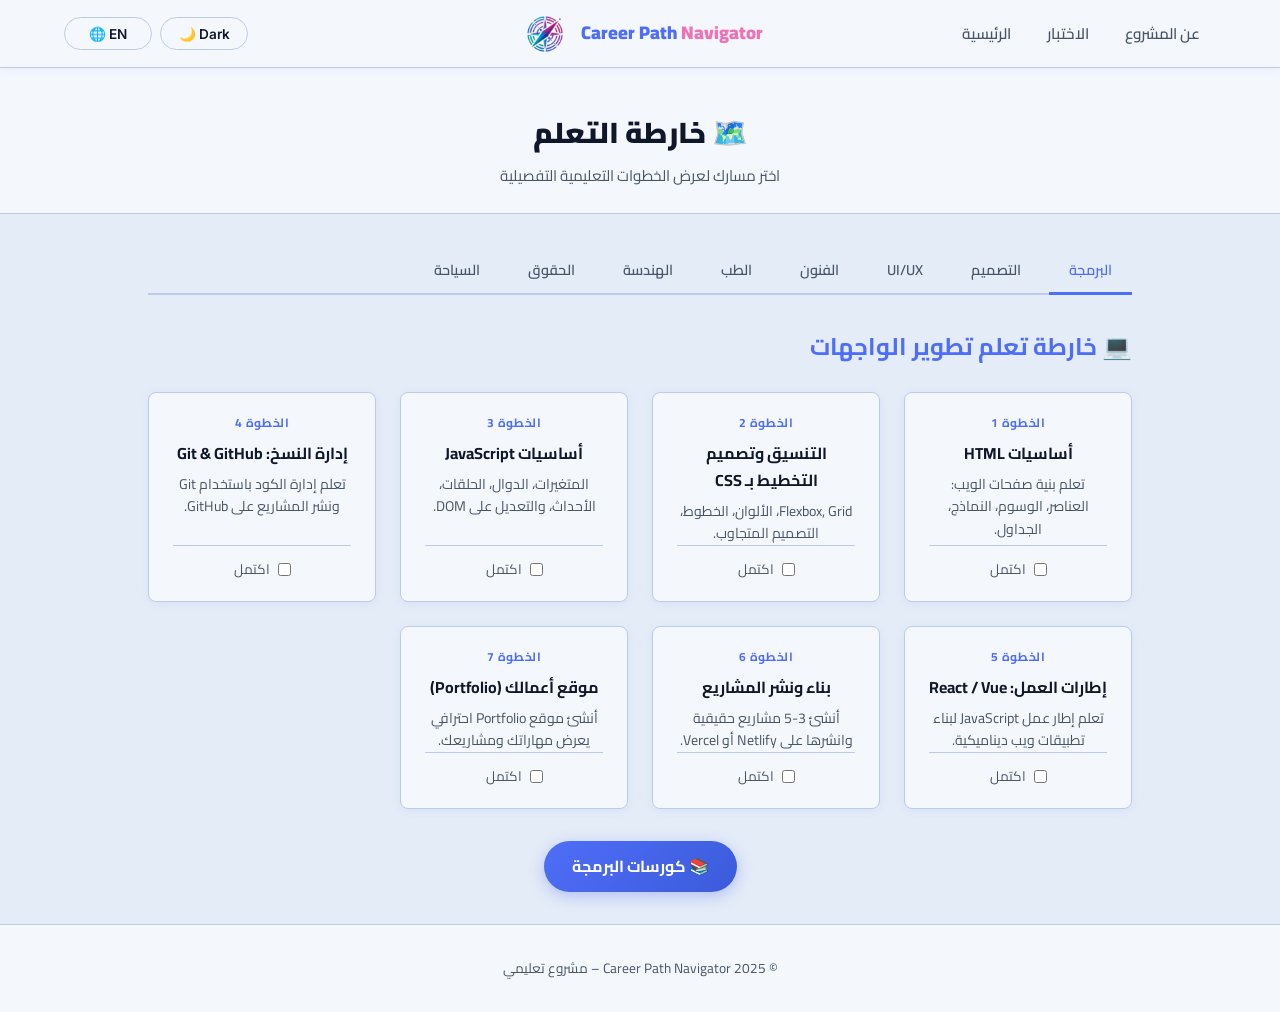
<file: career-path-navigator-v28.10/roadmap.html>
<!DOCTYPE html>

<html dir="rtl" lang="ar">
<head>
<!-- ═══════════════════════════════════════════════════════
         إعدادات الـ META والصفحة (META & PAGE SETUP)
    ═══════════════════════════════════════════════════════════ -->
<meta charset="utf-8"/>
<meta content="width=device-width, initial-scale=1.0" name="viewport"/>
<meta content="Career Path Navigator – خارطة التعلم لجميع المسارات المهنية" name="description"/>
<title data-i18n="page_title_roadmap">Career Path Navigator | خارطة التعلم</title>
<link href="css/style.css" rel="stylesheet"/>
<style>
        /* كل لوحة من لوحات خارطة الطريق مخفية بشكل افتراضي (hidden by default).
           فقط اللوحة اللي واخده كلاس .active هي اللي بتظهر.
           بيتم تبديل الكلاس بواسطة سكربت الـ tab-switcher تحت. */
        .roadmap-content { display: none; }
        .roadmap-content.active { display: block; }
    </style>
</head>
<body>
<!-- ═══════════════════════════════════════════════════════════════
         الشريط العلوي (NAVBAR)
         التقسيمة (Layout): [زراير التحكم (شمال)] ── [الشعار (في النص)] ── [روابط التنقل (يمين)]
         ترتيب الروابط: الرئيسية (Home) → الاختبار (Assessment) → عن الموقع (About)
    ═══════════════════════════════════════════════════════════════════ -->
<nav class="navbar">
<!-- Language & Theme buttons (left side) -->
<div class="nav-controls">
<button class="ctrl-btn" id="langToggle">🌐 EN</button>
<button class="ctrl-btn" id="themeToggle">🌙 Dark</button>
</div>
<!-- Hamburger button – visible on mobile only -->
<button aria-label="Toggle menu" class="hamburger" id="hamburger">
<span></span>
<span></span>
<span></span>
</button>
<!-- Website name, centered via CSS -->
<div class="logo"><img src="assets/images/new_image_3.png" alt="Logo" style="width: 56px; height: 56px; border-radius: 50%; object-fit: cover; display: inline-block; vertical-align: middle; margin-inline-end: 8px;">Career Path <span>Navigator</span></div>
<!-- Nav links (right side): Home → Assessment → About -->
<ul class="nav-links">
<li><a data-i18n="nav_home" href="home.html">الرئيسية</a></li>
<li><a data-i18n="nav_assessment" href="assessment.html">الاختبار</a></li>
<li><a data-i18n="nav_about" href="about.html">عن المشروع</a></li>
</ul>
</nav>
<!-- ═══════════════════════════════════════════════════════════════
         رأس الصفحة (PAGE HEADER)
    ═══════════════════════════════════════════════════════════════════ -->
<div class="page-header">
<h1 data-i18n="roadmap_title">🗺️ خارطة التعلم</h1>
<p data-i18n="roadmap_sub">اختر مسارك لعرض الخطوات التعليمية التفصيلية</p>
</div>
<div class="container container-80">
<!-- ═══════════════════════════════════════════════════════════
             تبويبات المسارات (CAREER TABS)
             8 أزرار، كل زرار لمجال مهني معين.
             لما تدوس على التبويبة بيعرض لوحة خارطة الطريق الخاصة بيها وبيخفي الباقي.
             الـ data-tab لازم يطابق الـ id اللي موجود في محتوى اللوحة.
             الـ data-i18n بيترجم اسم الزرار من خلال main.js.
        ════════════════════════════════════════════════════════════════ -->
<div class="roadmap-tabs">
<button class="tab-btn active" data-i18n="tab_programming" data-tab="programming">البرمجة</button>
<button class="tab-btn" data-i18n="tab_design" data-tab="design">التصميم</button>
<button class="tab-btn" data-i18n="tab_uiux" data-tab="uiux">UI/UX</button>
<button class="tab-btn" data-i18n="tab_finearts" data-tab="finearts">الفنون</button>
<button class="tab-btn" data-i18n="tab_medicine" data-tab="medicine">الطب</button>
<button class="tab-btn" data-i18n="tab_engineering" data-tab="engineering">الهندسة</button>
<button class="tab-btn" data-i18n="tab_law" data-tab="law">الحقوق</button>
<button class="tab-btn" data-i18n="tab_tourism" data-tab="tourism">السياحة</button>
</div>
<!-- ── خارطة البرمجة (PROGRAMMING ROADMAP) ───────────────────────────
             بتظهر لما تكون تبويبة "البرمجة / Programming" نشطة.
             كل timeline-item بيعبر عن خطوة في رحلة التعلم.
             الـ data-step-num بيحفظ رقم الخطوة عشان الترجمة الآمنة للغات. -->
<div class="roadmap-content active" id="tab-programming">
<h2 data-i18n="road_h2_programming" style="margin-bottom:1.5rem;color:var(--primary)">💻 Frontend Development Roadmap</h2>
<div class="roadmap-timeline">
<div class="timeline-item"><div class="timeline-card"><div class="step-tag" data-step-num="1">الخطوة 1</div><h3 data-i18n="rm_programming_s1_title">HTML Basics – أساسيات HTML</h3><p data-i18n="rm_programming_s1_desc">تعلم بنية صفحات الويب: العناصر، الوسوم، النماذج، الجداول.</p></div></div>
<div class="timeline-item"><div class="timeline-card"><div class="step-tag" data-step-num="2">الخطوة 2</div><h3 data-i18n="rm_programming_s2_title">CSS Styling &amp; Layout</h3><p data-i18n="rm_programming_s2_desc">Flexbox, Grid، الألوان، الخطوط، التصميم المتجاوب Responsive Design.</p></div></div>
<div class="timeline-item"><div class="timeline-card"><div class="step-tag" data-step-num="3">الخطوة 3</div><h3 data-i18n="rm_programming_s3_title">JavaScript Fundamentals</h3><p data-i18n="rm_programming_s3_desc">المتغيرات، الدوال، الحلقات، الأحداث، DOM manipulation.</p></div></div>
<div class="timeline-item"><div class="timeline-card"><div class="step-tag" data-step-num="4">الخطوة 4</div><h3 data-i18n="rm_programming_s4_title">Version Control – Git &amp; GitHub</h3><p data-i18n="rm_programming_s4_desc">تعلم إدارة الكود باستخدام Git ونشر المشاريع على GitHub.</p></div></div>
<div class="timeline-item"><div class="timeline-card"><div class="step-tag" data-step-num="5">الخطوة 5</div><h3 data-i18n="rm_programming_s5_title">React / Vue Framework</h3><p data-i18n="rm_programming_s5_desc">تعلم إطار عمل JavaScript لبناء تطبيقات ويب ديناميكية.</p></div></div>
<div class="timeline-item"><div class="timeline-card"><div class="step-tag" data-step-num="6">الخطوة 6</div><h3 data-i18n="rm_programming_s6_title">Build &amp; Deploy Projects</h3><p data-i18n="rm_programming_s6_desc">أنشئ 3-5 مشاريع حقيقية وانشرها على Netlify أو Vercel.</p></div></div>
<div class="timeline-item"><div class="timeline-card"><div class="step-tag" data-step-num="7">الخطوة 7</div><h3 data-i18n="rm_programming_s7_title">Portfolio Website</h3><p data-i18n="rm_programming_s7_desc">أنشئ موقع Portfolio احترافي يعرض مهاراتك ومشاريعك.</p></div></div>
</div>
<div style="text-align:center;margin-top:2rem"><a class="btn btn-primary" data-i18n="roadmap_link_programming" href="courses.html?cat=programming">📚 كورسات البرمجة</a></div>
</div>
<!-- ── GRAPHIC DESIGN ROADMAP ─────────────────────── -->
<div class="roadmap-content" id="tab-design">
<h2 data-i18n="road_h2_design" style="margin-bottom:1.5rem;color:var(--primary)">🎨 Graphic Design Roadmap</h2>
<div class="roadmap-timeline">
<div class="timeline-item"><div class="timeline-card"><div class="step-tag" data-step-num="1">الخطوة 1</div><h3 data-i18n="rm_design_s1_title">Design Principles – مبادئ التصميم</h3><p data-i18n="rm_design_s1_desc">اللون، التباين، التوازن، الفضاء الأبيض، التسلسل البصري.</p></div></div>
<div class="timeline-item"><div class="timeline-card"><div class="step-tag" data-step-num="2">الخطوة 2</div><h3 data-i18n="rm_design_s2_title">Typography – الطباعة والخطوط</h3><p data-i18n="rm_design_s2_desc">اختيار الخطوط، التباعد، التسلسل الهرمي في النصوص.</p></div></div>
<div class="timeline-item"><div class="timeline-card"><div class="step-tag" data-step-num="3">الخطوة 3</div><h3 data-i18n="rm_design_s3_title">Adobe Photoshop</h3><p data-i18n="rm_design_s3_desc">تعديل الصور، تصميم البوسترات، الإعلانات الرقمية.</p></div></div>
<div class="timeline-item"><div class="timeline-card"><div class="step-tag" data-step-num="4">الخطوة 4</div><h3 data-i18n="rm_design_s4_title">Adobe Illustrator / Inkscape</h3><p data-i18n="rm_design_s4_desc">الرسومات المتجهية Vector، تصميم الشعارات والأيقونات.</p></div></div>
<div class="timeline-item"><div class="timeline-card"><div class="step-tag" data-step-num="5">الخطوة 5</div><h3 data-i18n="rm_design_s5_title">Brand Identity Design</h3><p data-i18n="rm_design_s5_desc">تصميم هوية بصرية متكاملة: شعار + ألوان + خطوط + تطبيقات.</p></div></div>
<div class="timeline-item"><div class="timeline-card"><div class="step-tag" data-step-num="6">الخطوة 6</div><h3 data-i18n="rm_design_s6_title">Portfolio on Behance &amp; Dribbble</h3><p data-i18n="rm_design_s6_desc">انشر أعمالك وابدأ العمل الحر على Fiverr أو Upwork.</p></div></div>
</div>
<div style="text-align:center;margin-top:2rem"><a class="btn btn-primary" data-i18n="roadmap_link_design" href="courses.html?cat=design">📚 كورسات التصميم</a></div>
</div>
<!-- ── UI/UX ROADMAP ──────────────────────────────── -->
<div class="roadmap-content" id="tab-uiux">
<h2 data-i18n="road_h2_uiux" style="margin-bottom:1.5rem;color:var(--primary)">📱 UI/UX Design Roadmap</h2>
<div class="roadmap-timeline">
<div class="timeline-item"><div class="timeline-card"><div class="step-tag" data-step-num="1">الخطوة 1</div><h3 data-i18n="rm_uiux_s1_title">UX Research – بحث تجربة المستخدم</h3><p data-i18n="rm_uiux_s1_desc">User Interviews، Surveys، Competitor Analysis.</p></div></div>
<div class="timeline-item"><div class="timeline-card"><div class="step-tag" data-step-num="2">الخطوة 2</div><h3 data-i18n="rm_uiux_s2_title">Information Architecture</h3><p data-i18n="rm_uiux_s2_desc">تنظيم محتوى المنتج وبناء الهيكل المعلوماتي.</p></div></div>
<div class="timeline-item"><div class="timeline-card"><div class="step-tag" data-step-num="3">الخطوة 3</div><h3 data-i18n="rm_uiux_s3_title">Wireframing &amp; Prototyping</h3><p data-i18n="rm_uiux_s3_desc">رسم التخطيطات الهيكلية وبناء النموذج الأولي.</p></div></div>
<div class="timeline-item"><div class="timeline-card"><div class="step-tag" data-step-num="4">الخطوة 4</div><h3 data-i18n="rm_uiux_s4_title">Figma – Master UI Design</h3><p data-i18n="rm_uiux_s4_desc">تصميم واجهات ديناميكية، Auto-Layout، Components، Variants.</p></div></div>
<div class="timeline-item"><div class="timeline-card"><div class="step-tag" data-step-num="5">الخطوة 5</div><h3 data-i18n="rm_uiux_s5_title">Usability Testing</h3><p data-i18n="rm_uiux_s5_desc">اختبار النموذج مع مستخدمين حقيقيين وتحليل النتائج.</p></div></div>
<div class="timeline-item"><div class="timeline-card"><div class="step-tag" data-step-num="6">الخطوة 6</div><h3 data-i18n="rm_uiux_s6_title">Design System &amp; Portfolio</h3><p data-i18n="rm_uiux_s6_desc">بناء نظام تصميم قابل للتوسع ونشر Case Studies احترافية.</p></div></div>
</div>
<div style="text-align:center;margin-top:2rem"><a class="btn btn-primary" data-i18n="roadmap_link_uiux" href="courses.html?cat=uiux">📚 كورسات UI/UX</a></div>
</div>
<!-- ── FINE ARTS ROADMAP ──────────────────────────── -->
<div class="roadmap-content" id="tab-finearts">
<h2 data-i18n="road_h2_finearts" style="margin-bottom:1.5rem;color:var(--primary)">🖌️ Fine Arts &amp; Illustration Roadmap</h2>
<div class="roadmap-timeline">
<div class="timeline-item"><div class="timeline-card"><div class="step-tag" data-step-num="1">الخطوة 1</div><h3 data-i18n="rm_finearts_s1_title">Drawing Fundamentals</h3><p data-i18n="rm_finearts_s1_desc">الخطوط، الأشكال، المنظور، التشريح الفني للجسم البشري.</p></div></div>
<div class="timeline-item"><div class="timeline-card"><div class="step-tag" data-step-num="2">الخطوة 2</div><h3 data-i18n="rm_finearts_s2_title">Color Theory – نظرية الألوان</h3><p data-i18n="rm_finearts_s2_desc">دوائر الألوان، التناسق اللوني، العواطف المرتبطة بالألوان.</p></div></div>
<div class="timeline-item"><div class="timeline-card"><div class="step-tag" data-step-num="3">الخطوة 3</div><h3 data-i18n="rm_finearts_s3_title">Traditional Media – الوسائط التقليدية</h3><p data-i18n="rm_finearts_s3_desc">الرسم بالقلم الرصاص، الألوان المائية، الأكريلك، الزيتية.</p></div></div>
<div class="timeline-item"><div class="timeline-card"><div class="step-tag" data-step-num="4">الخطوة 4</div><h3 data-i18n="rm_finearts_s4_title">Digital Illustration</h3><p data-i18n="rm_finearts_s4_desc">Procreate، Adobe Fresco، رسم رقمي احترافي على التابلت.</p></div></div>
<div class="timeline-item"><div class="timeline-card"><div class="step-tag" data-step-num="5">الخطوة 5</div><h3 data-i18n="rm_finearts_s5_title">Develop Your Style</h3><p data-i18n="rm_finearts_s5_desc">جرب أساليب مختلفة وطور أسلوبك الفني الخاص المميز.</p></div></div>
<div class="timeline-item"><div class="timeline-card"><div class="step-tag" data-step-num="6">الخطوة 6</div><h3 data-i18n="rm_finearts_s6_title">Publish &amp; Monetize</h3><p data-i18n="rm_finearts_s6_desc">Instagram، ArtStation، Etsy لبيع الطباعة الفنية والمنتجات.</p></div></div>
</div>
<div style="text-align:center;margin-top:2rem"><a class="btn btn-primary" data-i18n="roadmap_link_finearts" href="courses.html?cat=finearts">📚 كورسات الفنون</a></div>
</div>
<!-- ── MEDICINE ROADMAP ───────────────────────────── -->
<div class="roadmap-content" id="tab-medicine">
<h2 data-i18n="road_h2_medicine" style="margin-bottom:1.5rem;color:var(--primary)">🏥 Medicine &amp; Health Sciences Roadmap</h2>
<div class="roadmap-timeline">
<div class="timeline-item"><div class="timeline-card"><div class="step-tag" data-step-num="1">الخطوة 1</div><h3 data-i18n="rm_medicine_s1_title">Sciences Foundation – العلوم الأساسية</h3><p data-i18n="rm_medicine_s1_desc">أحياء متقدمة، كيمياء عضوية، فيزياء طبية — التأسيس الأكاديمي.</p></div></div>
<div class="timeline-item"><div class="timeline-card"><div class="step-tag" data-step-num="2">الخطوة 2</div><h3 data-i18n="rm_medicine_s2_title">Pre-Medical Studies</h3><p data-i18n="rm_medicine_s2_desc">MCAT أو الاختبارات المكافئة + اختيار التخصص الطبي المناسب.</p></div></div>
<div class="timeline-item"><div class="timeline-card"><div class="step-tag" data-step-num="3">الخطوة 3</div><h3 data-i18n="rm_medicine_s3_title">Medical School / Health Program</h3><p data-i18n="rm_medicine_s3_desc">6 سنوات طب بشري أو 4 سنوات في التخصصات الصحية المساندة.</p></div></div>
<div class="timeline-item"><div class="timeline-card"><div class="step-tag" data-step-num="4">الخطوة 4</div><h3 data-i18n="rm_medicine_s4_title">Clinical Training – التدريب السريري</h3><p data-i18n="rm_medicine_s4_desc">الإقامة في المستشفيات والتعامل مع الحالات الطبية الحقيقية.</p></div></div>
<div class="timeline-item"><div class="timeline-card"><div class="step-tag" data-step-num="5">الخطوة 5</div><h3 data-i18n="rm_medicine_s5_title">Specialization – التخصص</h3><p data-i18n="rm_medicine_s5_desc">اختر تخصصك: جراحة، أطفال، نساء وتوليد، طب طوارئ، وغيرها.</p></div></div>
<div class="timeline-item"><div class="timeline-card"><div class="step-tag" data-step-num="6">الخطوة 6</div><h3 data-i18n="rm_medicine_s6_title">Licensing &amp; Practice</h3><p data-i18n="rm_medicine_s6_desc">الحصول على الترخيص المهني والعمل في مستشفى أو عيادة خاصة.</p></div></div>
</div>
<div style="text-align:center;margin-top:2rem"><a class="btn btn-primary" data-i18n="roadmap_link_medicine" href="courses.html?cat=medicine">📚 موارد الطب والصحة</a></div>
</div>
<!-- ── ENGINEERING ROADMAP ────────────────────────── -->
<div class="roadmap-content" id="tab-engineering">
<h2 data-i18n="road_h2_engineering" style="margin-bottom:1.5rem;color:var(--primary)">⚙️ Engineering Roadmap</h2>
<div class="roadmap-timeline">
<div class="timeline-item"><div class="timeline-card"><div class="step-tag" data-step-num="1">الخطوة 1</div><h3 data-i18n="rm_engineering_s1_title">Mathematics &amp; Physics Foundation</h3><p data-i18n="rm_engineering_s1_desc">حساب تفاضل وتكامل، جبر خطي، فيزياء هندسية متقدمة.</p></div></div>
<div class="timeline-item"><div class="timeline-card"><div class="step-tag" data-step-num="2">الخطوة 2</div><h3 data-i18n="rm_engineering_s2_title">Choose Your Engineering Track</h3><p data-i18n="rm_engineering_s2_desc">مدنية، ميكانيكية، كهربائية، كيميائية، حاسوبية — اختر تخصصك.</p></div></div>
<div class="timeline-item"><div class="timeline-card"><div class="step-tag" data-step-num="3">الخطوة 3</div><h3 data-i18n="rm_engineering_s3_title">Engineering Fundamentals</h3><p data-i18n="rm_engineering_s3_desc">ميكانيكا المواد، ديناميكا الحرارة، دوائر كهربائية، برمجة هندسية.</p></div></div>
<div class="timeline-item"><div class="timeline-card"><div class="step-tag" data-step-num="4">الخطوة 4</div><h3 data-i18n="rm_engineering_s4_title">CAD &amp; Engineering Software</h3><p data-i18n="rm_engineering_s4_desc">AutoCAD، SolidWorks، MATLAB، ANSYS حسب تخصصك.</p></div></div>
<div class="timeline-item"><div class="timeline-card"><div class="step-tag" data-step-num="5">الخطوة 5</div><h3 data-i18n="rm_engineering_s5_title">Internships &amp; Field Projects</h3><p data-i18n="rm_engineering_s5_desc">تدريب صيفي في شركات هندسية وتنفيذ مشاريع ميدانية حقيقية.</p></div></div>
<div class="timeline-item"><div class="timeline-card"><div class="step-tag" data-step-num="6">الخطوة 6</div><h3 data-i18n="rm_engineering_s6_title">Professional Engineering License</h3><p data-i18n="rm_engineering_s6_desc">اجتياز اختبارات الترخيص المهني (PE / SE) والحصول على الشهادة.</p></div></div>
</div>
<div style="text-align:center;margin-top:2rem"><a class="btn btn-primary" data-i18n="roadmap_link_engineering" href="courses.html?cat=engineering">📚 موارد الهندسة</a></div>
</div>
<!-- ── LAW ROADMAP ────────────────────────────────── -->
<div class="roadmap-content" id="tab-law">
<h2 data-i18n="road_h2_law" style="margin-bottom:1.5rem;color:var(--primary)">⚖️ Law &amp; Legal Studies Roadmap</h2>
<div class="roadmap-timeline">
<div class="timeline-item"><div class="timeline-card"><div class="step-tag" data-step-num="1">الخطوة 1</div><h3 data-i18n="rm_law_s1_title">Legal Foundations – أسس القانون</h3><p data-i18n="rm_law_s1_desc">نظرية القانون، أنواعه، المصطلحات القانونية الأساسية.</p></div></div>
<div class="timeline-item"><div class="timeline-card"><div class="step-tag" data-step-num="2">الخطوة 2</div><h3 data-i18n="rm_law_s2_title">Core Law Subjects</h3><p data-i18n="rm_law_s2_desc">القانون المدني، التجاري، الجنائي، الدستوري، الإداري.</p></div></div>
<div class="timeline-item"><div class="timeline-card"><div class="step-tag" data-step-num="3">الخطوة 3</div><h3 data-i18n="rm_law_s3_title">Legal Research &amp; Writing</h3><p data-i18n="rm_law_s3_desc">كتابة المذكرات والعرائض القانونية والبحث في السوابق القضائية.</p></div></div>
<div class="timeline-item"><div class="timeline-card"><div class="step-tag" data-step-num="4">الخطوة 4</div><h3 data-i18n="rm_law_s4_title">Moot Court &amp; Internship</h3><p data-i18n="rm_law_s4_desc">تدريب على المحاكم الصورية والتدريب في مكاتب المحاماة.</p></div></div>
<div class="timeline-item"><div class="timeline-card"><div class="step-tag" data-step-num="5">الخطوة 5</div><h3 data-i18n="rm_law_s5_title">Bar Exam &amp; Licensing</h3><p data-i18n="rm_law_s5_desc">اجتياز امتحان نقابة المحامين والحصول على ترخيص المزاولة.</p></div></div>
<div class="timeline-item"><div class="timeline-card"><div class="step-tag" data-step-num="6">الخطوة 6</div><h3 data-i18n="rm_law_s6_title">Specialize – التخصص القانوني</h3><p data-i18n="rm_law_s6_desc">محاماة، القضاء، الاستشارات، القانون الدولي، حقوق الإنسان.</p></div></div>
</div>
<div style="text-align:center;margin-top:2rem"><a class="btn btn-primary" data-i18n="roadmap_link_law" href="courses.html?cat=law">📚 موارد الحقوق</a></div>
</div>
<!-- ── TOURISM ROADMAP ────────────────────────────── -->
<div class="roadmap-content" id="tab-tourism">
<h2 data-i18n="road_h2_tourism" style="margin-bottom:1.5rem;color:var(--primary)">✈️ Tourism &amp; Tour Guiding Roadmap</h2>
<div class="roadmap-timeline">
<div class="timeline-item"><div class="timeline-card"><div class="step-tag" data-step-num="1">الخطوة 1</div><h3 data-i18n="rm_tourism_s1_title">Tourism Fundamentals – أساسيات السياحة</h3><p data-i18n="rm_tourism_s1_desc">أنواع السياحة، صناعة الضيافة، الجغرافيا السياحية.</p></div></div>
<div class="timeline-item"><div class="timeline-card"><div class="step-tag" data-step-num="2">الخطوة 2</div><h3 data-i18n="rm_tourism_s2_title">History &amp; Heritage – التاريخ والتراث</h3><p data-i18n="rm_tourism_s2_desc">الحضارات القديمة، المواقع الأثرية، التراث الإنساني لليونسكو.</p></div></div>
<div class="timeline-item"><div class="timeline-card"><div class="step-tag" data-step-num="3">الخطوة 3</div><h3 data-i18n="rm_tourism_s3_title">Languages – اللغات</h3><p data-i18n="rm_tourism_s3_desc">إتقان لغة ثانية وثالثة — الإنجليزية، الفرنسية، الإسبانية.</p></div></div>
<div class="timeline-item"><div class="timeline-card"><div class="step-tag" data-step-num="4">الخطوة 4</div><h3 data-i18n="rm_tourism_s4_title">Tour Planning &amp; Management</h3><p data-i18n="rm_tourism_s4_desc">تخطيط جولات سياحية، إدارة المجموعات، التعامل مع الطوارئ.</p></div></div>
<div class="timeline-item"><div class="timeline-card"><div class="step-tag" data-step-num="5">الخطوة 5</div><h3 data-i18n="rm_tourism_s5_title">Practical Training – التدريب الميداني</h3><p data-i18n="rm_tourism_s5_desc">تدريب في وكالات سياحة ومواقع أثرية مع مجموعات حقيقية.</p></div></div>
<div class="timeline-item"><div class="timeline-card"><div class="step-tag" data-step-num="6">الخطوة 6</div><h3 data-i18n="rm_tourism_s6_title">Tour Guide License</h3><p data-i18n="rm_tourism_s6_desc">الحصول على ترخيص المرشد السياحي الرسمي والبدء في العمل.</p></div></div>
</div>
<div style="text-align:center;margin-top:2rem"><a class="btn btn-primary" data-i18n="roadmap_link_tourism" href="courses.html?cat=tourism">📚 موارد السياحة</a></div>
</div>
</div><!-- end container -->
<!-- ═══ الفوتر (FOOTER) ════════════════════════════════════════════ -->
<footer class="site-footer">
<p data-i18n="footer_text">© 2025 Career Path Navigator – مشروع تعليمي</p>
</footer>
<!-- ═══════════════════════════════════════════════════════════════
         جافاسكريبت التبويبات (TAB SWITCHER JAVASCRIPT)
         بيتحكم في الضغط على زراير التبويبات لإظهار/إخفاء لوحات الخارطة.
         وبيقرا كمان الـ URL ?tab= أو الـ topCareer المتسجل في الـ localStorage 
         علشان يختار التبويبة الصح أوتوماتيك لما اليوزر يوصل من صفحة النتائج.

         ملاحظة: بيتم تحميل theme.js و main.js قبل ما الـ DOMContentLoaded يتنفذ للسكريبت ده،
         لأن كل الاسكربتات بتشتغل بعد ما يتم تحليل الـ DOM.
         دالة applyLanguage() بتتنده جوه main.js على الـ DOMContentLoaded،
         وبالتالي بيضمن الترجمة الكاملة مع كل تحميل للصفحة.
    ═══════════════════════════════════════════════════════════════════ -->
<!-- حمل theme.js الأول، وبعدين main.js — قبل سكربت التبويبات هنا (BEFORE inline tab script) -->
<script src="js/theme.js"></script>
<script src="js/main.js"></script>
<script>
        /* تخزين جميع أزرار التبويبات ومحتوياتها (Cache all tab buttons and content panels) */
        var tabBtns     = document.querySelectorAll('.tab-btn');
        var tabContents = document.querySelectorAll('.roadmap-content');

        /* عند النقر على أي تبويبة: إلغاء تفعيل الكل ثم تفعيل المنقورة
           (On each tab click: deactivate all, then activate the clicked one) */
        tabBtns.forEach(function (btn) {
            btn.addEventListener('click', function () {
                /* إزالة التفعيل من كل الأزرار والمحتويات (Remove active from all buttons and panels) */
                tabBtns.forEach(function (b) { b.classList.remove('active'); });
                tabContents.forEach(function (c) { c.classList.remove('active'); });
                /* تفعيل الزر المنقور والمحتوى المقابل له (Activate clicked button and matching panel) */
                btn.classList.add('active');
                var content = document.getElementById('tab-' + btn.getAttribute('data-tab'));
                if (content) content.classList.add('active');
                /* إعادة تطبيق اللغة بعد تفعيل التبويبة لضمان ترجمة .step-tag الجديدة
                   (Re-apply language after tab switch so newly visible .step-tag elements translate) */
                if (typeof applyLanguage === 'function') {
                    applyLanguage(localStorage.getItem('lang') || 'ar');
                }
            });
        });

        /* عند تحميل الصفحة: اختيار التبويبة من URL أو localStorage تلقائياً
           results.js يحفظ أعلى فئة في localStorage ('topCareer')
           لذا تفتح الخارطة على التبويبة الصحيحة تلقائياً
           (On page load: auto-select tab from URL param or localStorage.
           results.js saves top career to localStorage so roadmap opens correctly.) */
        window.addEventListener('DOMContentLoaded', function () {
            var params   = new URLSearchParams(window.location.search);
            var tab      = params.get('tab') || localStorage.getItem('topCareer') || 'programming';
            var target   = document.querySelector('[data-tab="' + tab + '"]');
            if (target) target.click();
            /* تطبيق اللغة مرة أخرى بعد اختيار التبويبة لضمان الترجمة الصحيحة لـ step-tag
               (Re-apply language after tab selection to guarantee step-tag translation) */
            if (typeof applyLanguage === 'function') {
                applyLanguage(localStorage.getItem('lang') || 'ar');
            }
        });
    </script>
</body>
</html>
</file>
<file: career-path-navigator-v28.10/css/style.css>
/* ============================================================
   style.css – Career Path Navigator
   ملف التنسيق الرئيسي للموقع (Main stylesheet for the site)
   ============================================================ */

/* خطوط جوجل – Cairo للعربية، Inter للإنجليزية (Google Fonts – Cairo for AR, Inter for EN) */
@import url('https://fonts.googleapis.com/css2?family=Cairo:wght@400;600;700;900&family=Inter:wght@400;500;600;700&display=swap');

/* ============================================================
   متغيرات CSS – ألوان الوضع الفاتح والداكن
   (CSS Variables – Colors for Light and Dark Mode)
   ============================================================ */
:root {
    --primary:       #4f6ef7;
    --primary-dark:  #3b5bdb;
    --primary-light: #dfe7ff;
    --accent:        #f072b6;
    --success:       #37b24d;
    --warning:       #f59f00;

    /* جعلنا ألوان الوضع الفاتح ملونة أكثر (درجات الأزرق الفاتح) لتبدو حيوية وليست بيضاء فقط */
    --bg:            #e4ecf7; 
    --surface:       #f4f8fd; 
    --surface-2:     #cfddf1; 
    --border:        #bccce6; 

    --text:          #0f172a; 
    --text-muted:    #475569; 
    --text-on-primary: #ffffff;

    --shadow-sm:     0 2px 8px rgba(79,110,247,0.08);
    --shadow-md:     0 6px 24px rgba(79,110,247,0.13);
    --radius-sm:     8px;
    --radius-md:     14px;
    --radius-lg:     22px;
    --radius-full:   999px;

    --font-ar:       'Cairo', sans-serif;
    --font-en:       'Inter', sans-serif;
    --nav-height:    68px;
}

/* متغيرات الوضع الداكن (Dark Mode Variables) */
.dark-mode {
    --bg:            #0f1117;
    --surface:       #1a1d2e;
    --surface-2:     #22263a;
    --border:        #2e3352;
    --text:          #e8ecf8;
    --text-muted:    #8b91a8;
    --primary-light: #1c2150;
    --shadow-sm:     0 2px 8px rgba(0,0,0,0.3);
    --shadow-md:     0 6px 24px rgba(0,0,0,0.4);
}

/* ============================================================
   إعادة الضبط والقواعد الأساسية (Reset & Base Styles)
   ============================================================ */
*,
*::before,
*::after {
    box-sizing: border-box;
    margin: 0;
    padding: 0;
}

html {
    scroll-behavior: smooth;
}

body {
    background-color: var(--bg);
    color: var(--text);
    font-family: var(--font-ar);
    line-height: 1.7;
    transition: background-color 0.3s ease, color 0.3s ease;
    min-height: 100vh;
}

/* Use Inter font for LTR (English) */
[dir="ltr"] body {
    font-family: var(--font-en);
}

a {
    text-decoration: none;
    color: inherit;
}

img {
    max-width: 100%;
    display: block;
}

ul {
    list-style: none;
}

/* ============================================================
   كلاسات مشتركة (Utility Classes)
   ============================================================ */
.container {
    max-width: 900px;
    margin: 0 auto;
    padding: 2rem 1.25rem;
}

.container-wide {
    max-width: 1200px;
    margin: 0 auto;
    padding: 2rem 1.25rem;
}

.container-80 {
    max-width: 80%;
}

.text-center { text-align: center; }

.section-title {
    font-size: 1.75rem;
    font-weight: 700;
    color: var(--text);
    margin-bottom: 0.5rem;
}

.section-subtitle {
    color: var(--text-muted);
    font-size: 1rem;
    margin-bottom: 2.5rem;
}

/* ============================================================
   NAVBAR
   ============================================================
   التقسيمة (Layout): [زراير التحكم (شمال)] ─── [الشعار (في النص)] ─── [روابط التنقل (يمين)]

   الشعار بيستخدم position:absolute + left:50% + translateX(-50%)
   عشان يتسنتر بالظبط بغض النظر عن عرض زراير التحكم والروابط اللي على الجنبين.
   (The logo uses position:absolute to be perfectly centered)

   الـ .navbar نفسها بتستخدم position:relative علشان 
   الـ absolute positioning بتاع الشعار يكون بالنسبة للشريط.
   ============================================================ */
.navbar {
    position: sticky;
    top: 0;
    z-index: 100;
    display: flex;
    align-items: center;
    /* ALWAYS layout left-to-right physically so:
       controls (left) | logo (center, absolute) | nav-links (right)
       This is independent of the page's RTL/LTR direction. */
    flex-direction: row;
    direction: ltr;
    /* space-between pushes controls left and nav-links right */
    justify-content: space-between;
    padding: 0 5%;
    height: var(--nav-height);
    background-color: var(--surface);
    border-bottom: 1px solid var(--border);
    box-shadow: var(--shadow-sm);
    transition: background-color 0.3s, border-color 0.3s;
    /* Required so the absolutely-positioned logo is centered in the bar.
       NOTE: position:sticky and a specific z-index together replace the
       old separate position:relative declaration below. */
}

/* الشعار – دايماً متسنتر في الـ navbar (Logo – ALWAYS CENTERED in navbar)
   بيستخدم absolute positioning عشان يفضل في النص بالظبط
   بغض النظر عن عرض زراير التحكم أو روابط التنقل. */
.navbar .logo {
    font-size: 1.15rem;
    font-weight: 900;
    color: var(--primary);
    white-space: nowrap;
    flex-shrink: 0;
    /* Center horizontally */
    position: absolute;
    left: 50%;
    transform: translateX(-50%);
    /* Ensure logo text doesn't overflow the navbar */
    pointer-events: none; /* clicks go through to links below */
    user-select: none;
}

/* Navigator word in accent color */
.navbar .logo span {
    color: var(--accent);
}

/* روابط التنقل – بتتعرض في الجهة اليمنى (Nav Links – displayed on the RIGHT side)
   ترتيبهم في الـ HTML: الرئيسية → الاختبار → عن المشروع
   بيظهروا من الشمال لليمين جوه حاوية الـ flex */
.nav-links {
    display: flex;
    gap: 0.25rem;
    /* Push nav-links to the far right (flex end) in both RTL and LTR */
    margin-inline-start: auto;
    /* Raise above the logo (which is position:absolute but has pointer-events:none) */
    position: relative;
    z-index: 1;
}

/* Individual nav link styles */
.nav-links a {
    padding: 0.45rem 1rem;
    border-radius: var(--radius-full);
    font-size: 0.95rem;
    font-weight: 600;
    color: var(--text-muted);
    transition: color 0.2s, background-color 0.2s;
    /* Ensure the link text is displayed in the page's text direction */
    direction: inherit;
}

/* Hover state and active (current page) state */
.nav-links a:hover,
.nav-links a.active {
    color: var(--primary);
    background-color: var(--primary-light);
}

/* زراير التحكم (الجهة اليسرى) – أزرار اللغة والوضع الليلي (Navbar Controls - left side)
   flex-shrink:0 بتمنعهم من الانكماش في الشاشات الصغيرة.
   direction: ltr بتخلي نصوصهم (🌐 EN / 🌙 Dark) تقرأ وتظهر من اليسار لليمين. */
.nav-controls {
    display: flex;
    align-items: center;
    gap: 0.5rem;
    flex-shrink: 0;
    /* Raise above the logo */
    position: relative;
    z-index: 1;
    direction: ltr;  /* force button labels to display LTR regardless of page dir */
}

/* Generic Icon/Text Button (used for Lang & Theme toggles) */
.ctrl-btn {
    display: flex;
    align-items: center;
    justify-content: center;
    gap: 0.35rem;
    padding: 0.45rem 0.9rem;
    border-radius: var(--radius-full);
    border: 1.5px solid var(--border);
    background: transparent;
    color: var(--text);
    font-size: 0.85rem;
    font-weight: 600;
    cursor: pointer;
    transition: all 0.2s;
    font-family: var(--font-en);
    /* Prevent button from resizing when text switches EN ↔ AR */
    min-width: 88px;
    white-space: nowrap;
}

/* Hover style for control buttons */
.ctrl-btn:hover {
    border-color: var(--primary);
    color: var(--primary);
    background-color: var(--primary-light);
}

/* ============================================================
   الأزرار (Buttons)
   ============================================================ */
.btn {
    display: inline-flex;
    align-items: center;
    justify-content: center;
    gap: 0.5rem;
    padding: 0.75rem 1.75rem;
    border-radius: var(--radius-full);
    border: none;
    font-family: inherit;
    font-size: 1rem;
    font-weight: 700;
    cursor: pointer;
    transition: transform 0.15s, box-shadow 0.15s, background 0.2s;
    text-decoration: none;
}

.btn-primary {
    background: linear-gradient(135deg, var(--primary), var(--primary-dark));
    color: var(--text-on-primary);
    box-shadow: 0 4px 15px rgba(79,110,247,0.35);
}

.btn-primary:hover {
    transform: translateY(-2px);
    box-shadow: 0 8px 20px rgba(79,110,247,0.4);
}

.btn-secondary {
    background: var(--surface-2);
    color: var(--text);
    border: 1.5px solid var(--border);
}

.btn-secondary:hover {
    background: var(--border);
}

.btn-outline {
    background: transparent;
    border: 2px solid var(--primary);
    color: var(--primary);
}

.btn-outline:hover {
    background: var(--primary-light);
}

/* ============================================================
   البطاقات العامة (Generic Cards)
   ============================================================ */
.card {
    background-color: var(--surface);
    border: 1px solid var(--border);
    border-radius: var(--radius-md);
    padding: 1.75rem;
    box-shadow: var(--shadow-sm);
    transition: background-color 0.3s, border-color 0.3s;
}

.card:hover {
    box-shadow: var(--shadow-md);
}

/* ============================================================
   HERO SECTION (index.html)
   ============================================================ */
.hero {
    padding: 6rem 1.25rem 5rem;
    text-align: center;
    background: linear-gradient(160deg, var(--primary-light) 0%, var(--bg) 60%);
    position: relative;
    overflow: hidden;
}

.hero::before {
    content: '';
    position: absolute;
    top: -80px;
    right: -80px;
    width: 350px;
    height: 350px;
    background: radial-gradient(circle, rgba(79,110,247,0.12) 0%, transparent 70%);
    border-radius: 50%;
    pointer-events: none;
}

.hero-badge {
    display: inline-block;
    background: var(--primary-light);
    color: var(--primary);
    border-radius: var(--radius-full);
    padding: 0.3rem 1rem;
    font-size: 0.85rem;
    font-weight: 700;
    margin-bottom: 1.25rem;
    border: 1px solid rgba(79,110,247,0.2);
}

.hero h1 {
    font-size: clamp(2rem, 5vw, 3.2rem);
    font-weight: 900;
    color: var(--text);
    line-height: 1.2;
    margin-bottom: 1.2rem;
}

.hero h1 .highlight {
    color: var(--primary);
}

.hero p {
    font-size: 1.1rem;
    color: var(--text-muted);
    max-width: 560px;
    margin: 0 auto 2rem;
    line-height: 1.8;
}

.hero-buttons {
    display: flex;
    gap: 1rem;
    justify-content: center;
    flex-wrap: wrap;
}

/* ============================================================
   HOW IT WORKS (index.html)
   ============================================================ */
.how-it-works {
    padding: 4rem 1.25rem;
    background-color: var(--surface);
}

.steps-grid {
    display: grid;
    grid-template-columns: repeat(auto-fit, minmax(220px, 1fr));
    gap: 1.5rem;
    margin-top: 2.5rem;
}

.step-card {
    background: var(--bg);
    border: 1px solid var(--border);
    border-radius: var(--radius-md);
    padding: 2rem 1.5rem;
    text-align: center;
    transition: transform 0.2s, box-shadow 0.2s;
}

.step-card:hover {
    transform: translateY(-4px);
    box-shadow: var(--shadow-md);
}

.step-icon {
    font-size: 2.5rem;
    margin-bottom: 1rem;
    display: block;
}

.step-number-badge {
    display: inline-flex;
    align-items: center;
    justify-content: center;
    width: 36px;
    height: 36px;
    background: var(--primary);
    color: white;
    border-radius: 50%;
    font-weight: 700;
    font-size: 0.9rem;
    margin-bottom: 0.75rem;
}

.step-card h3 {
    font-size: 1.05rem;
    font-weight: 700;
    color: var(--text);
    margin-bottom: 0.5rem;
}

.step-card p {
    font-size: 0.9rem;
    color: var(--text-muted);
    line-height: 1.6;
}

/* CTA Section */
.cta-section {
    padding: 4rem 1.25rem;
    text-align: center;
    background: linear-gradient(135deg, var(--primary) 0%, var(--primary-dark) 100%);
    color: white;
}

.cta-section h2 {
    font-size: 1.8rem;
    font-weight: 700;
    margin-bottom: 1rem;
}

.cta-section p {
    opacity: 0.85;
    max-width: 480px;
    margin: 0 auto 2rem;
}

.btn-white {
    background: white;
    color: var(--primary);
    font-weight: 700;
}

.btn-white:hover {
    background: #f0f2ff;
    transform: translateY(-2px);
}

/* ============================================================
   صفحة الاختبار (Assessment Page)
   ============================================================ */
.assessment-wrapper {
    padding: 2rem 1.25rem 4rem;
    max-width: 720px;
    margin: 0 auto;
}

/* Progress bar */
.progress-info {
    display: flex;
    justify-content: space-between;
    align-items: center;
    margin-bottom: 0.6rem;
    font-size: 0.85rem;
    color: var(--text-muted);
}

.progress-track {
    width: 100%;
    height: 8px;
    background: var(--surface-2);
    border-radius: var(--radius-full);
    overflow: hidden;
    margin-bottom: 2rem;
}

.progress-fill {
    height: 100%;
    background: linear-gradient(90deg, var(--primary), var(--accent));
    border-radius: var(--radius-full);
    width: 0%;
    transition: width 0.4s ease;
}

/* Quiz Card */
.quiz-card {
    background: var(--surface);
    border: 1px solid var(--border);
    border-radius: var(--radius-lg);
    padding: 2.5rem;
    box-shadow: var(--shadow-md);
}

.question-label {
    font-size: 0.8rem;
    font-weight: 700;
    color: var(--primary);
    letter-spacing: 0.05em;
    text-transform: uppercase;
    margin-bottom: 0.75rem;
}

.question-text {
    font-size: 1.35rem;
    font-weight: 700;
    color: var(--text);
    margin-bottom: 2rem;
    line-height: 1.6;
}

/* Answer options */
.options-list {
    display: flex;
    flex-direction: column;
    gap: 0.75rem;
    margin-bottom: 2rem;
}

.option-btn {
    width: 100%;
    padding: 1rem 1.25rem;
    background: var(--bg);
    border: 1.5px solid var(--border);
    border-radius: var(--radius-sm);
    color: var(--text);
    font-family: inherit;
    font-size: 1rem;
    font-weight: 500;
    text-align: start;
    cursor: pointer;
    transition: all 0.2s;
}

.option-btn:hover {
    border-color: var(--primary);
    background: var(--primary-light);
    color: var(--primary);
}

.option-btn.selected {
    border-color: var(--primary);
    background: var(--primary);
    color: white;
    box-shadow: 0 4px 14px rgba(79,110,247,0.35);
}

/* Quiz navigation buttons */
.quiz-nav {
    display: flex;
    justify-content: space-between;
    align-items: center;
    gap: 1rem;
}

/* ============================================================
   صفحة النتائج (Results Page)
   ============================================================ */
.results-hero {
    text-align: center;
    padding: 3rem 1.25rem 1.5rem;
    background: linear-gradient(160deg, var(--primary-light), var(--bg));
}

.results-hero h1 {
    font-size: 1.8rem;
    font-weight: 900;
    margin-bottom: 0.5rem;
}

/* Results Grid */
.results-layout {
    display: grid;
    grid-template-columns: 1fr 1fr;
    gap: 1.5rem;
    align-items: start;
    padding: 2rem 1.25rem;
    max-width: 900px;
    margin: 0 auto;
}

@media (max-width: 680px) {
    .results-layout {
        grid-template-columns: 1fr;
    }
}

/* Persona Card */
.persona-card {
    background: var(--surface);
    border: 1px solid var(--border);
    border-radius: var(--radius-md);
    padding: 2rem;
    box-shadow: var(--shadow-sm);
}

.persona-card .career-emoji {
    font-size: 3rem;
    margin-bottom: 0.75rem;
    display: block;
}

.persona-card h2 {
    font-size: 1.3rem;
    font-weight: 700;
    color: var(--primary);
    margin-bottom: 0.75rem;
}

.persona-card p {
    color: var(--text-muted);
    font-size: 0.95rem;
    line-height: 1.7;
    margin-bottom: 1.5rem;
}

/* Chart wrapper */
.chart-wrapper {
    background: var(--surface);
    border: 1px solid var(--border);
    border-radius: var(--radius-md);
    padding: 1.5rem;
    box-shadow: var(--shadow-sm);
}

.chart-wrapper canvas {
    max-height: 320px;
}

/* Top Paths section */
.top-paths {
    max-width: 900px;
    margin: 0 auto;
    padding: 0 1.25rem 3rem;
}

.top-paths h3 {
    font-size: 1.2rem;
    font-weight: 700;
    margin-bottom: 1.25rem;
    color: var(--text);
}

.paths-grid {
    display: grid;
    grid-template-columns: repeat(auto-fit, minmax(240px, 1fr));
    gap: 1.25rem;
}

.path-card {
    background: var(--surface);
    border: 1px solid var(--border);
    border-radius: var(--radius-md);
    padding: 1.5rem;
    box-shadow: var(--shadow-sm);
    display: flex;
    flex-direction: column;
    gap: 0.75rem;
    transition: transform 0.2s, box-shadow 0.2s;
}

.path-card:hover {
    transform: translateY(-3px);
    box-shadow: var(--shadow-md);
}

.path-card .path-rank {
    font-size: 0.75rem;
    font-weight: 700;
    color: var(--primary);
    text-transform: uppercase;
    letter-spacing: 0.06em;
}

.path-card h4 {
    font-size: 1.1rem;
    font-weight: 700;
    color: var(--text);
}

.path-card p {
    font-size: 0.88rem;
    color: var(--text-muted);
    line-height: 1.6;
    flex-grow: 1;
}

/* ============================================================
   صفحة خارطة التعلم (Roadmap Page)
   ============================================================ */
.roadmap-tabs {
    display: flex;
    gap: 0.5rem;
    flex-wrap: wrap;
    margin-bottom: 2rem;
    border-bottom: 2px solid var(--border);
    padding-bottom: 0;
}

.tab-btn {
    padding: 0.6rem 1.25rem;
    border: none;
    border-radius: var(--radius-sm) var(--radius-sm) 0 0;
    background: transparent;
    color: var(--text-muted);
    font-family: inherit;
    font-size: 0.9rem;
    font-weight: 600;
    cursor: pointer;
    border-bottom: 3px solid transparent;
    margin-bottom: -2px;
    transition: color 0.2s, border-color 0.2s;
}

.tab-btn.active,
.tab-btn:hover {
    color: var(--primary);
    border-bottom-color: var(--primary);
}

/* Timeline - now a grid instead of a vertical list */
.roadmap-timeline {
    margin-top: 1.5rem;
    display: grid;
    grid-template-columns: repeat(4, 1fr);
    gap: 1.5rem;
}

.timeline-item {
    position: relative;
    display: flex;
}

.timeline-card {
    background: var(--surface);
    border: 1px solid var(--border);
    border-radius: var(--radius-sm);
    padding: 1.25rem 1.5rem;
    box-shadow: var(--shadow-sm);
    transition: transform 0.2s;
    flex-grow: 1; /* Stretch to fill uniform height */
    text-align: center;
    display: flex;
    flex-direction: column;
    align-items: center;
}

.timeline-card:hover {
    transform: translateX(-4px);
    box-shadow: var(--shadow-md);
}

[dir="ltr"] .timeline-card:hover {
    transform: translateX(4px);
}

.timeline-card .step-tag {
    font-size: 0.75rem;
    font-weight: 700;
    color: var(--primary);
    text-transform: uppercase;
    letter-spacing: 0.05em;
    margin-bottom: 0.4rem;
}

.timeline-card h3 {
    font-size: 1rem;
    font-weight: 700;
    color: var(--text);
    margin-bottom: 0.35rem;
}

.timeline-card p {
    font-size: 0.88rem;
    color: var(--text-muted);
    line-height: 1.6;
}

/* ============================================================
   COURSES PAGE
   ============================================================ */
.courses-filter {
    display: flex;
    gap: 0.5rem;
    flex-wrap: wrap;
    margin-bottom: 2rem;
}

.filter-btn {
    padding: 0.45rem 1.1rem;
    border-radius: var(--radius-full);
    border: 1.5px solid var(--border);
    background: transparent;
    color: var(--text-muted);
    font-family: inherit;
    font-size: 0.88rem;
    font-weight: 600;
    cursor: pointer;
    transition: all 0.2s;
}

.filter-btn:hover,
.filter-btn.active {
    background: var(--primary);
    border-color: var(--primary);
    color: white;
}

/* Filter bar – courses.html */
.filter-bar {
    display: flex;
    gap: 0.5rem;
    flex-wrap: wrap;
    margin-bottom: 2rem;
}

/* Search container - courses.html */
.search-container {
    margin-bottom: 1.5rem;
    width: 100%;
    display: flex;
    justify-content: center;
}

#courseSearch {
    width: 100%;
    max-width: 500px;
    padding: 0.85rem 1.25rem;
    border: 1.5px solid var(--border);
    border-radius: var(--radius-full);
    background: var(--surface);
    color: var(--text);
    font-family: inherit;
    font-size: 1rem;
    transition: border-color 0.3s, box-shadow 0.3s;
}

#courseSearch:focus {
    outline: none;
    border-color: var(--primary);
    box-shadow: 0 0 0 3px rgba(79, 110, 247, 0.2);
}

/* Courses Grid */
.courses-grid {
    display: grid;
    grid-template-columns: repeat(4, 1fr);
    gap: 1.5rem;
}

.course-card {
    background: var(--surface);
    border: 1px solid var(--border);
    border-radius: var(--radius-md);
    overflow: hidden;
    box-shadow: var(--shadow-sm);
    transition: transform 0.2s, box-shadow 0.2s;
    display: flex;
    flex-direction: column;
    padding: 1.25rem;
    gap: 0.5rem;
    text-align: center;
    align-items: center;
}

.course-card:hover {
    transform: translateY(-5px);
    box-shadow: var(--shadow-md);
}

/* Large emoji icon at top of each course card */
.course-icon {
    font-size: 2.2rem;
    margin-bottom: 0.25rem;
}

.course-thumb {
    width: 100%;
    height: 160px;
    object-fit: cover;
    background: var(--primary-light);
}

/* Colored placeholder thumbnail when no real image */
.thumb-placeholder {
    width: 100%;
    height: 160px;
    display: flex;
    align-items: center;
    justify-content: center;
    font-size: 3.5rem;
}

.course-body {
    padding: 1.25rem;
    flex-grow: 1;
    display: flex;
    flex-direction: column;
    gap: 0.5rem;
}

.course-platform {
    font-size: 0.72rem;
    font-weight: 700;
    color: var(--primary);
    text-transform: uppercase;
    letter-spacing: 0.06em;
}

.course-title,
.course-card h3 {
    font-size: 0.95rem;
    font-weight: 700;
    color: var(--text);
    line-height: 1.4;
    flex-grow: 1;
    margin: 0.2rem 0;
}

/* Short description under title */
.course-desc {
    font-size: 0.82rem;
    color: var(--text-muted);
    line-height: 1.55;
    flex-grow: 1;
}

.course-footer {
    display: flex;
    align-items: center;
    justify-content: center; /* Center the level badge */
    margin-top: auto;
    padding-top: 0.5rem;
    border-top: 1px solid var(--border);
    font-size: 0.8rem;
    color: var(--text-muted);
    width: 100%;
}

.course-level {
    font-weight: 600;
}

.course-card .btn {
    margin-top: 0.75rem;
    font-size: 0.88rem;
    padding: 0.55rem 1rem;
}

/* Step badge – connects course to roadmap step */
.course-step-badge {
    display: inline-block;
    background: var(--primary-light);
    color: var(--primary);
    border: 1px solid rgba(79,110,247,0.2);
    border-radius: var(--radius-full);
    padding: 0.15rem 0.65rem;
    font-size: 0.68rem;
    font-weight: 700;
    letter-spacing: 0.03em;
}

/* Platform + Step row */
.course-meta-row {
    display: flex;
    align-items: center;
    justify-content: center; /* Center the meta row */
    gap: 0.5rem;
    flex-wrap: wrap;
}

/* Watch course link button */
.course-link {
    display: inline-flex;
    align-items: center;
    justify-content: center;
    gap: 0.4rem;
    width: 100%;
    padding: 0.55rem 1rem;
    margin-top: auto;
    border-radius: var(--radius-sm);
    background: linear-gradient(135deg, var(--primary), var(--primary-dark));
    color: var(--text-on-primary);
    font-family: inherit;
    font-size: 0.82rem;
    font-weight: 700;
    text-decoration: none;
    transition: transform 0.15s, box-shadow 0.15s;
    box-shadow: 0 2px 8px rgba(79,110,247,0.25);
}

.course-link:hover {
    transform: translateY(-2px);
    box-shadow: 0 4px 14px rgba(79,110,247,0.4);
}

/* ============================================================
   ABOUT PAGE
   ============================================================ */
.about-hero {
    text-align: center;
    padding: 3.5rem 1.25rem 2.5rem;
    background: linear-gradient(160deg, var(--primary-light), var(--bg));
}

.about-hero h1 {
    font-size: 2rem;
    font-weight: 900;
    margin-bottom: 0.75rem;
}

.about-hero p {
    color: var(--text-muted);
    max-width: 540px;
    margin: 0 auto;
    line-height: 1.8;
}

/* Mission card */
.mission-card {
    background: linear-gradient(135deg, var(--primary), var(--primary-dark));
    color: white;
    border-radius: var(--radius-md);
    padding: 2.5rem;
    margin: 2rem 0;
    text-align: center;
}

.mission-card h2 {
    font-size: 1.4rem;
    margin-bottom: 1rem;
}

.mission-card p {
    opacity: 0.9;
    max-width: 580px;
    margin: 0 auto;
    line-height: 1.8;
}

/* Tech badges */
.tech-badges {
    display: flex;
    flex-wrap: wrap;
    gap: 0.6rem;
    justify-content: center;
    margin-top: 1.25rem;
}

.tech-badge {
    background: rgba(255,255,255,0.2);
    border: 1px solid rgba(255,255,255,0.3);
    padding: 0.3rem 0.9rem;
    border-radius: var(--radius-full);
    font-size: 0.82rem;
    font-weight: 600;
    color: white;
}

/* Team Grid */
.team-grid {
    display: grid;
    grid-template-columns: repeat(auto-fill, minmax(200px, 1fr));
    gap: 1.5rem;
    margin-top: 2rem;
}

.team-card {
    background: var(--surface);
    border: 1px solid var(--border);
    border-radius: var(--radius-md);
    padding: 1.75rem 1.5rem;
    text-align: center;
    box-shadow: var(--shadow-sm);
    transition: transform 0.2s;
}

.team-card:hover {
    transform: translateY(-4px);
    box-shadow: var(--shadow-md);
}

.team-avatar {
    width: 80px;
    height: 80px;
    border-radius: 50%;
    display: flex;
    align-items: center;
    justify-content: center;
    font-size: 2rem;
    margin: 0 auto 1rem;
    border: 3px solid var(--primary-light);
}

.team-name {
    font-size: 1.05rem;
    font-weight: 700;
    color: var(--text);
    margin-bottom: 0.25rem;
}

.team-field {
    font-size: 0.82rem;
    color: var(--text-muted);
    margin-bottom: 0.5rem;
}

.team-role {
    display: inline-block;
    background: var(--primary-light);
    color: var(--primary);
    border-radius: var(--radius-full);
    padding: 0.2rem 0.75rem;
    font-size: 0.78rem;
    font-weight: 700;
}

/* ============================================================
   FOOTER
   ============================================================ */
.site-footer {
    text-align: center;
    padding: 2rem 1.25rem;
    border-top: 1px solid var(--border);
    color: var(--text-muted);
    font-size: 0.85rem;
    background: var(--surface);
}

/* ============================================================
   PAGE HEADER (reusable for inner pages)
   ============================================================ */
.page-header {
    padding: 2.5rem 1.25rem 1.5rem;
    text-align: center;
    border-bottom: 1px solid var(--border);
    background: var(--surface);
}

.page-header h1 {
    font-size: 1.8rem;
    font-weight: 900;
    color: var(--text);
    margin-bottom: 0.4rem;
}

.page-header p {
    color: var(--text-muted);
    font-size: 0.95rem;
}

/* ============================================================
   HAMBURGER MENU BUTTON
   Only visible on mobile (≤768 px). Controls open/close of nav-links.
   ============================================================ */
.hamburger {
    display: none;               /* hidden on desktop */
    flex-direction: column;
    justify-content: space-between;
    width: 28px;
    height: 20px;
    cursor: pointer;
    background: none;
    border: none;
    padding: 0;
    z-index: 2;
    flex-shrink: 0;
}

.hamburger span {
    display: block;
    height: 2.5px;
    width: 100%;
    background: var(--text);
    border-radius: 2px;
    transition: transform 0.3s ease, opacity 0.3s ease;
}

/* Animate hamburger → X when nav is open */
.hamburger.open span:nth-child(1) { transform: translateY(8.75px) rotate(45deg); }
.hamburger.open span:nth-child(2) { opacity: 0; }
.hamburger.open span:nth-child(3) { transform: translateY(-8.75px) rotate(-45deg); }

/* ============================================================
   RESPONSIVE – Tablet (≤ 900 px)
   ============================================================ */
@media (max-width: 900px) {
    .steps-grid {
        grid-template-columns: repeat(auto-fit, minmax(180px, 1fr));
    }

    .courses-grid {
        grid-template-columns: repeat(2, 1fr);
    }
    
    .roadmap-timeline {
        grid-template-columns: 1fr;
    }

    .team-grid {
        grid-template-columns: repeat(auto-fill, minmax(180px, 1fr));
    }

    .results-layout {
        grid-template-columns: 1fr;
    }

    /* Shrink ctrl-btn slightly on tablet to avoid logo overlap */
    .ctrl-btn {
        padding: 0.4rem 0.75rem;
        font-size: 0.82rem;
        min-width: 80px;
    }
}

/* ============================================================
   RESPONSIVE – Mobile (≤ 768 px)
   ============================================================ */
@media (max-width: 768px) {
    /* ── Navbar ── */
    .navbar {
        padding: 0.65rem 4%;
        height: auto;
        /* Use relative for the dropdown to anchor correctly */
        position: sticky;
    }

    /* Show hamburger, hide nav-links by default on mobile */
    .hamburger {
        display: flex;
    }

    /* On mobile, reset logo absolute centering to avoid issues */
    .navbar .logo {
        font-size: 1rem;
        position: absolute;
        left: 50%;
        transform: translateX(-50%);
    }

    .nav-links {
        /* Hidden by default; toggled via JS + .nav-open class on navbar */
        display: none;
        position: absolute;
        top: 100%;
        inset-inline-start: 0;
        inset-inline-end: 0;
        left: 0;
        right: 0;
        width: 100%;
        flex-direction: column;
        align-items: center;
        gap: 0.25rem;
        background: var(--surface);
        border-top: 1px solid var(--border);
        border-bottom: 1px solid var(--border);
        box-shadow: var(--shadow-md);
        padding: 0.75rem 1rem;
        z-index: 99;
    }

    /* Open state: show the dropdown */
    .navbar.nav-open .nav-links {
        display: flex;
    }

    /* Nav links full-width on mobile */
    .nav-links a {
        width: 100%;
        text-align: center;
        padding: 0.65rem 1rem;
        border-radius: var(--radius-sm);
    }

    /* ── Hero ── */
    .hero {
        padding: 3.5rem 1rem 2.5rem;
    }

    .hero h1 {
        font-size: clamp(1.5rem, 6vw, 2.2rem);
    }

    .hero p {
        font-size: 0.95rem;
    }

    .hero-buttons {
        flex-direction: column;
        align-items: center;
    }

    .hero-buttons .btn {
        width: 100%;
        max-width: 300px;
    }

    /* ── Sections ── */
    .steps-grid {
        grid-template-columns: 1fr;
    }

    .section-title {
        font-size: 1.4rem;
    }

    /* ── Quiz ── */
    .quiz-card {
        padding: 1.25rem;
    }

    .question-text {
        font-size: 1.05rem;
    }

    .option-btn {
        font-size: 0.92rem;
        padding: 0.85rem 1rem;
    }

    .quiz-nav {
        flex-direction: row;
        gap: 0.5rem;
    }

    /* ── Results ── */
    .results-layout {
        grid-template-columns: 1fr;
        padding: 1rem;
    }

    /* ── Courses ── */
    .courses-grid {
        grid-template-columns: repeat(auto-fill, minmax(240px, 1fr));
    }

    .courses-filter,
    .filter-bar {
        justify-content: center;
    }

    /* ── Roadmap ── */
    .roadmap-tabs {
        justify-content: center;
    }

    /* ── About ── */
    .team-grid {
        grid-template-columns: repeat(auto-fill, minmax(160px, 1fr));
    }

    /* ── Assessment wrapper ── */
    .assessment-wrapper {
        padding: 1.5rem 1rem 3rem;
    }

    /* ── Page header ── */
    .page-header h1 {
        font-size: 1.4rem;
    }

    /* ── Containers ── */
    .container,
    .container-wide {
        padding: 1.5rem 1rem;
    }

    /* ── Stats bar ── */
    .stats-bar {
        gap: 1.5rem;
        padding: 1.5rem 1rem;
    }
}

/* ============================================================
   RESPONSIVE – Small Mobile (≤ 480 px)
   ============================================================ */
@media (max-width: 480px) {
    .navbar .logo {
        font-size: 0.88rem;
    }

    .ctrl-btn {
        padding: 0.38rem 0.6rem;
        font-size: 0.76rem;
        min-width: unset;
        gap: 0.25rem;
    }

    .hero {
        padding: 3rem 0.75rem 2rem;
    }

    .step-card {
        padding: 1.5rem 1rem;
    }

    .quiz-card {
        padding: 1rem;
        border-radius: var(--radius-md);
    }

    .mission-card {
        padding: 1.75rem 1.25rem;
    }

    .cta-section {
        padding: 3rem 1rem;
    }

    .team-grid {
        grid-template-columns: 1fr 1fr;
    }

    /* Courses: single column on tiny phones */
    .courses-grid {
        grid-template-columns: 1fr;
    }

    /* Filter bar wraps and centers on tiny phones */
    .filter-bar {
        gap: 0.4rem;
    }

    .filter-btn {
        font-size: 0.8rem;
        padding: 0.4rem 0.85rem;
    }

    /* Results layout full padding */
    .results-layout {
        padding: 0.75rem;
    }

    /* About stats */
    .about-stats-grid {
        grid-template-columns: 1fr 1fr;
    }
}

/* ============================================================
   RESPONSIVE – Ultra-Small (≤ 360 px)
   ============================================================ */
@media (max-width: 360px) {
    .ctrl-btn {
        padding: 0.3rem 0.5rem;
        font-size: 0.72rem;
    }

    .navbar .logo {
        font-size: 0.78rem;
    }

    .team-grid {
        grid-template-columns: 1fr;
    }

    .hero h1 {
        font-size: 1.4rem;
    }

    .quiz-card {
        padding: 0.85rem;
    }
}

/* ============================================================
   ANIMATIONS
   ============================================================ */
@keyframes fadeSlideIn {
    from {
        opacity: 0;
        transform: translateY(12px);
    }
    to {
        opacity: 1;
        transform: translateY(0);
    }
}

/* Custom AOS Scroll Animations */
.aos-init {
    opacity: 0;
    transform: translateY(30px);
    transition: opacity 0.6s ease-out, transform 0.6s ease-out;
}
.aos-animate {
    opacity: 1;
    transform: translateY(0);
}
</file>
